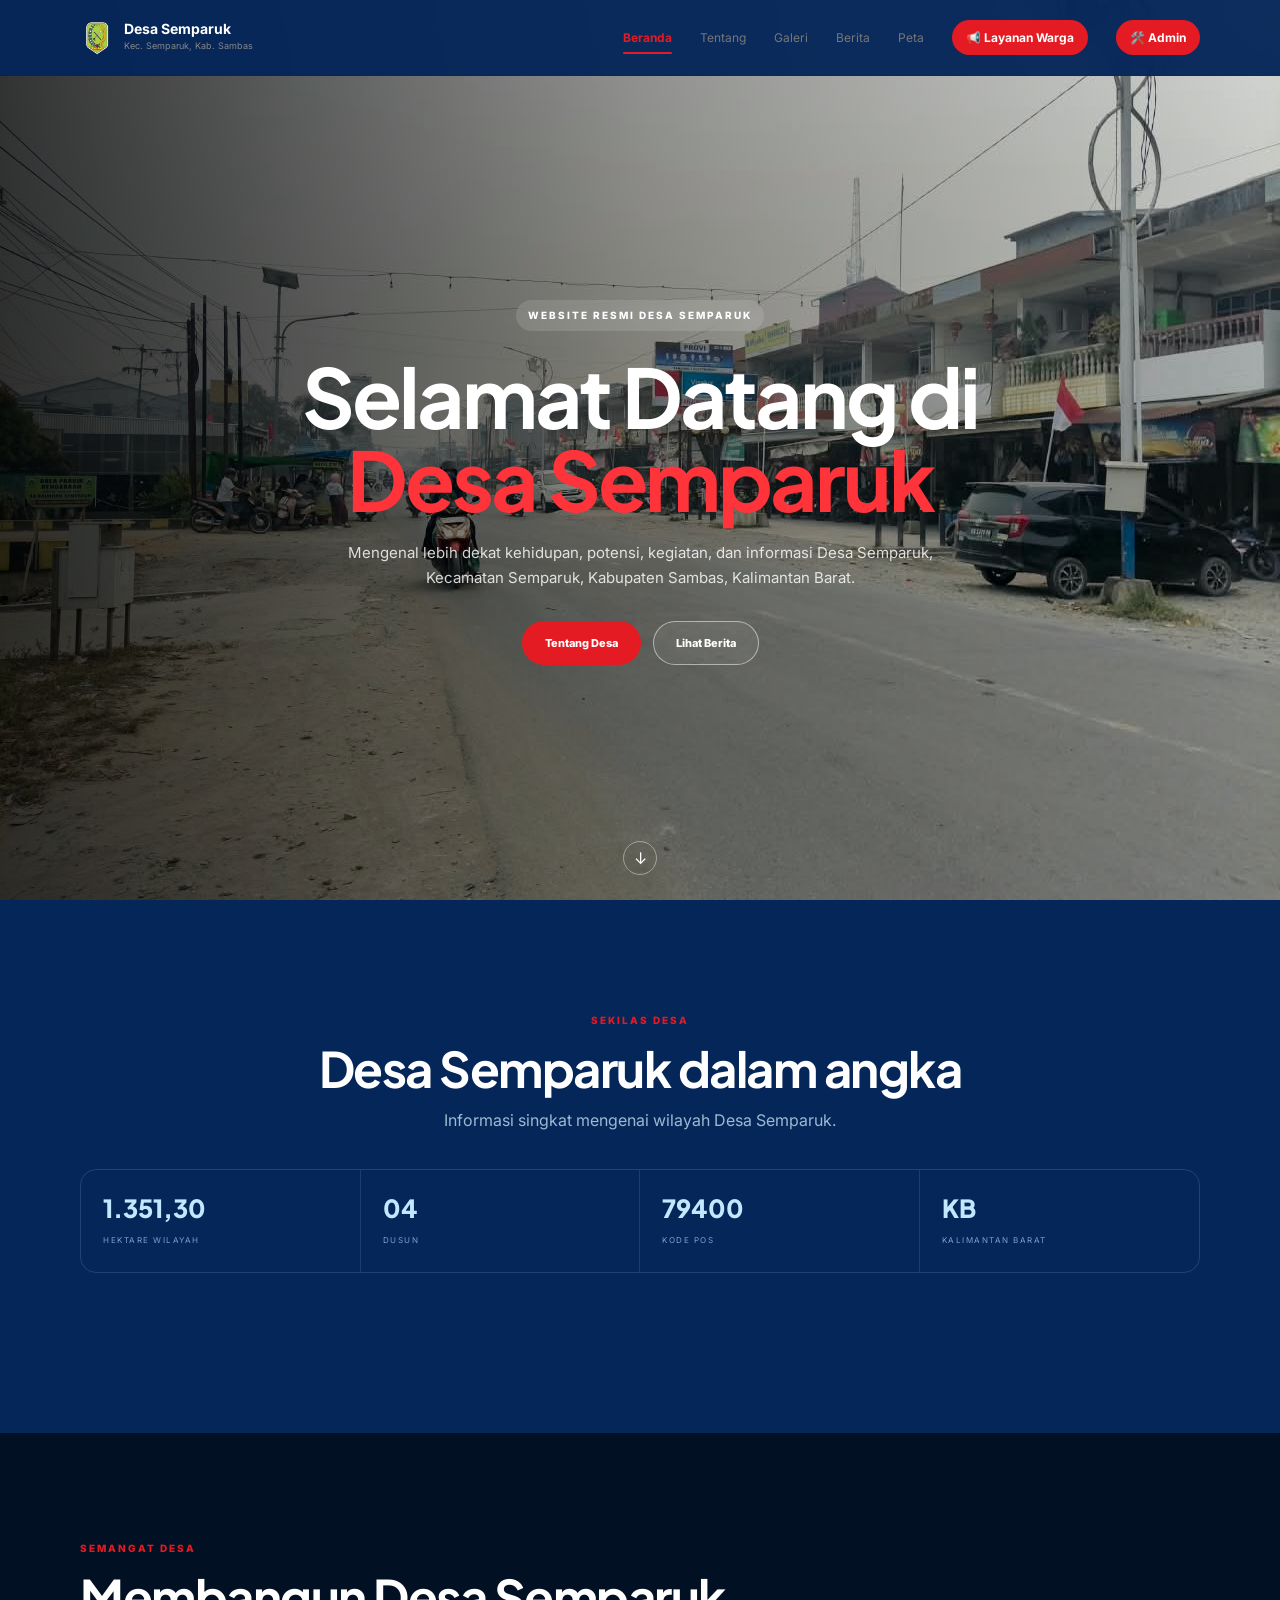
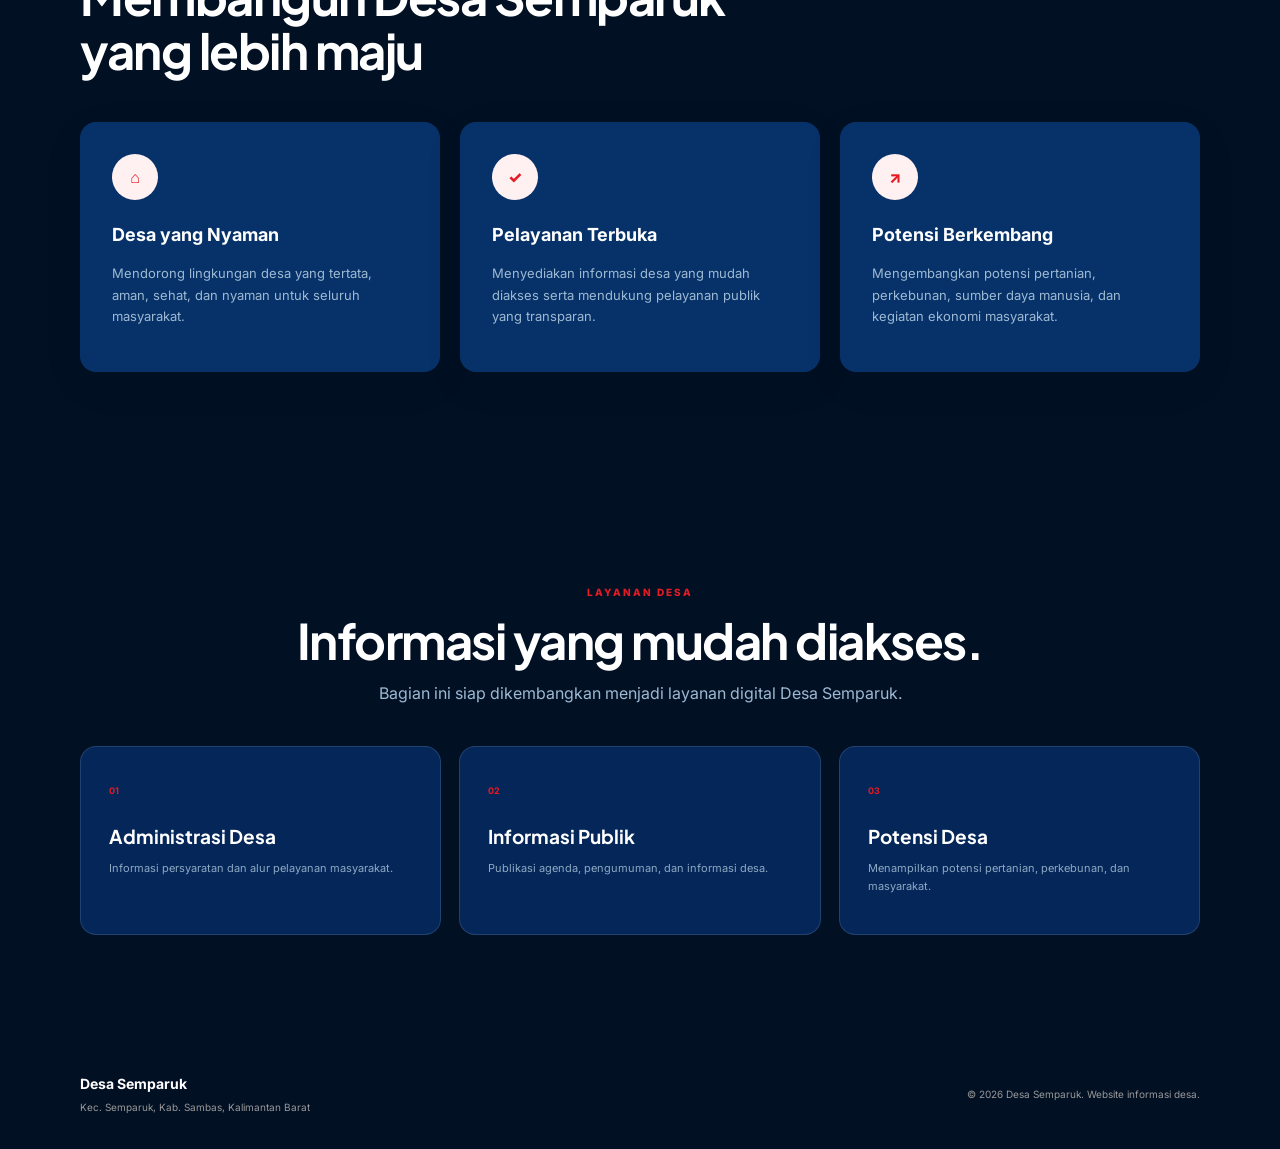
<file: index.html>
<!doctype html>
<html lang="id">
  <head>
    <meta charset="UTF-8" />
    <meta name="viewport" content="width=device-width, initial-scale=1.0" />

    <meta
      name="description"
      content="Website informasi Desa Semparuk, Kecamatan Semparuk, Kabupaten Sambas, Kalimantan Barat."
    />

    <title>Beranda — Desa Semparuk</title>

    <link rel="preconnect" href="https://fonts.googleapis.com" />
    <link rel="preconnect" href="https://fonts.gstatic.com" crossorigin />

    <link
      href="https://fonts.googleapis.com/css2?family=Inter:wght@400;500;600;700;800&family=Plus+Jakarta+Sans:wght@600;700;800&display=swap"
      rel="stylesheet"
    />

    <link rel="stylesheet" href="style.css" />
  </head>

  <body>
    <!-- =========================
     NAVBAR
========================= -->

    <header class="navbar" id="navbar">
      <a href="index.html" class="brand">
        <img
          class="official-logo"
          src="logo-kabupaten-sambas.png"
          alt="Lambang Kabupaten Sambas"
        />

        <span>
          <strong>Desa Semparuk</strong>
          <small>Kec. Semparuk, Kab. Sambas</small>
        </span>
      </a>

      <button
        class="menu-toggle"
        id="menuToggle"
        aria-label="Buka menu"
        aria-expanded="false"
      >
        ☰
      </button>

      <nav id="navMenu">
        <a href="index.html">Beranda</a>
        <a href="tentang.html">Tentang</a>
        <a href="galeri.html">Galeri</a>
        <a href="berita.html">Berita</a>
        <a href="peta.html">Peta</a>

        <a href="pengaduan.html" class="nav-service"> 📢 Layanan Warga </a>

        <a href="login.html" class="nav-admin"> 🛠️ Admin </a>
      </nav>
    </header>

    <main>
      <!-- =========================
     HERO
========================= -->

      <section class="hero">
        <!--
    FOTO HERO
    Ganti file:
    images/hero-desa.jpg
  -->

        <div class="hero-bg">
          <img src="images/hero-desa.jpeg" alt="Pemandangan Desa Semparuk" />
        </div>

        <div class="hero-overlay"></div>

        <div class="hero-content reveal">
          <span class="eyebrow light"> Website Resmi Desa Semparuk </span>

          <h1>
            Selamat Datang di<br />
            <span>Desa Semparuk</span>
          </h1>

          <p>
            Mengenal lebih dekat kehidupan, potensi, kegiatan, dan informasi
            Desa Semparuk, Kecamatan Semparuk, Kabupaten Sambas, Kalimantan
            Barat.
          </p>

          <div class="hero-actions">
            <a href="tentang.html" class="btn btn-primary"> Tentang Desa </a>

            <a href="berita.html" class="btn btn-ghost"> Lihat Berita </a>
          </div>
        </div>

        <a class="scroll-down" href="tentang.html"> ↓ </a>
      </section>

      <!-- =========================
     STATISTIK
========================= -->

      <section class="section">
        <div class="container">
          <div class="section-heading center reveal">
            <span class="eyebrow"> Sekilas Desa </span>

            <h2>Desa Semparuk dalam angka</h2>

            <p>Informasi singkat mengenai wilayah Desa Semparuk.</p>
          </div>

          <div class="v2-stats">
            <div>
              <b>1.351,30</b>
              <span>HEKTARE WILAYAH</span>
            </div>

            <div>
              <b>04</b>
              <span>DUSUN</span>
            </div>

            <div>
              <b>79400</b>
              <span>KODE POS</span>
            </div>

            <div>
              <b>KB</b>
              <span>KALIMANTAN BARAT</span>
            </div>
          </div>
        </div>
      </section>

      <!-- =========================
     VISI
========================= -->

      <section class="vision section-muted">
        <div class="container">
          <div class="section-heading reveal">
            <span class="eyebrow"> Semangat Desa </span>

            <h2>
              Membangun Desa Semparuk
              <br />
              yang lebih maju
            </h2>
          </div>

          <div class="vision-grid">
            <div class="vision-card reveal">
              <div class="round-icon">⌂</div>

              <h3>Desa yang Nyaman</h3>

              <p>
                Mendorong lingkungan desa yang tertata, aman, sehat, dan nyaman
                untuk seluruh masyarakat.
              </p>
            </div>

            <div class="vision-card reveal">
              <div class="round-icon">✓</div>

              <h3>Pelayanan Terbuka</h3>

              <p>
                Menyediakan informasi desa yang mudah diakses serta mendukung
                pelayanan publik yang transparan.
              </p>
            </div>

            <div class="vision-card reveal">
              <div class="round-icon">↗</div>

              <h3>Potensi Berkembang</h3>

              <p>
                Mengembangkan potensi pertanian, perkebunan, sumber daya
                manusia, dan kegiatan ekonomi masyarakat.
              </p>
            </div>
          </div>
        </div>
      </section>

      <!-- =========================
     LAYANAN
========================= -->

      <section class="v2-services section">
        <div class="container">
          <div class="section-heading center">
            <span class="eyebrow"> LAYANAN DESA </span>

            <h2>Informasi yang mudah diakses.</h2>

            <p>
              Bagian ini siap dikembangkan menjadi layanan digital Desa
              Semparuk.
            </p>
          </div>

          <div class="v2-service-grid">
            <article>
              <b>01</b>
              <h3>Administrasi Desa</h3>
              <p>Informasi persyaratan dan alur pelayanan masyarakat.</p>
            </article>

            <article>
              <b>02</b>
              <h3>Informasi Publik</h3>
              <p>Publikasi agenda, pengumuman, dan informasi desa.</p>
            </article>

            <article>
              <b>03</b>
              <h3>Potensi Desa</h3>
              <p>Menampilkan potensi pertanian, perkebunan, dan masyarakat.</p>
            </article>
          </div>
        </div>
      </section>
    </main>

    <!-- =========================
     FOOTER
========================= -->

    <footer>
      <div class="container footer-inner">
        <div>
          <strong> Desa Semparuk </strong>

          <p>Kec. Semparuk, Kab. Sambas, Kalimantan Barat</p>
        </div>

        <p>
          © <span id="year"></span>
          Desa Semparuk. Website informasi desa.
        </p>
      </div>
    </footer>

    <button id="topBtn" class="top-btn" aria-label="Kembali ke atas">↑</button>

    <script src="script.js"></script>
  </body>
</html>
</file>
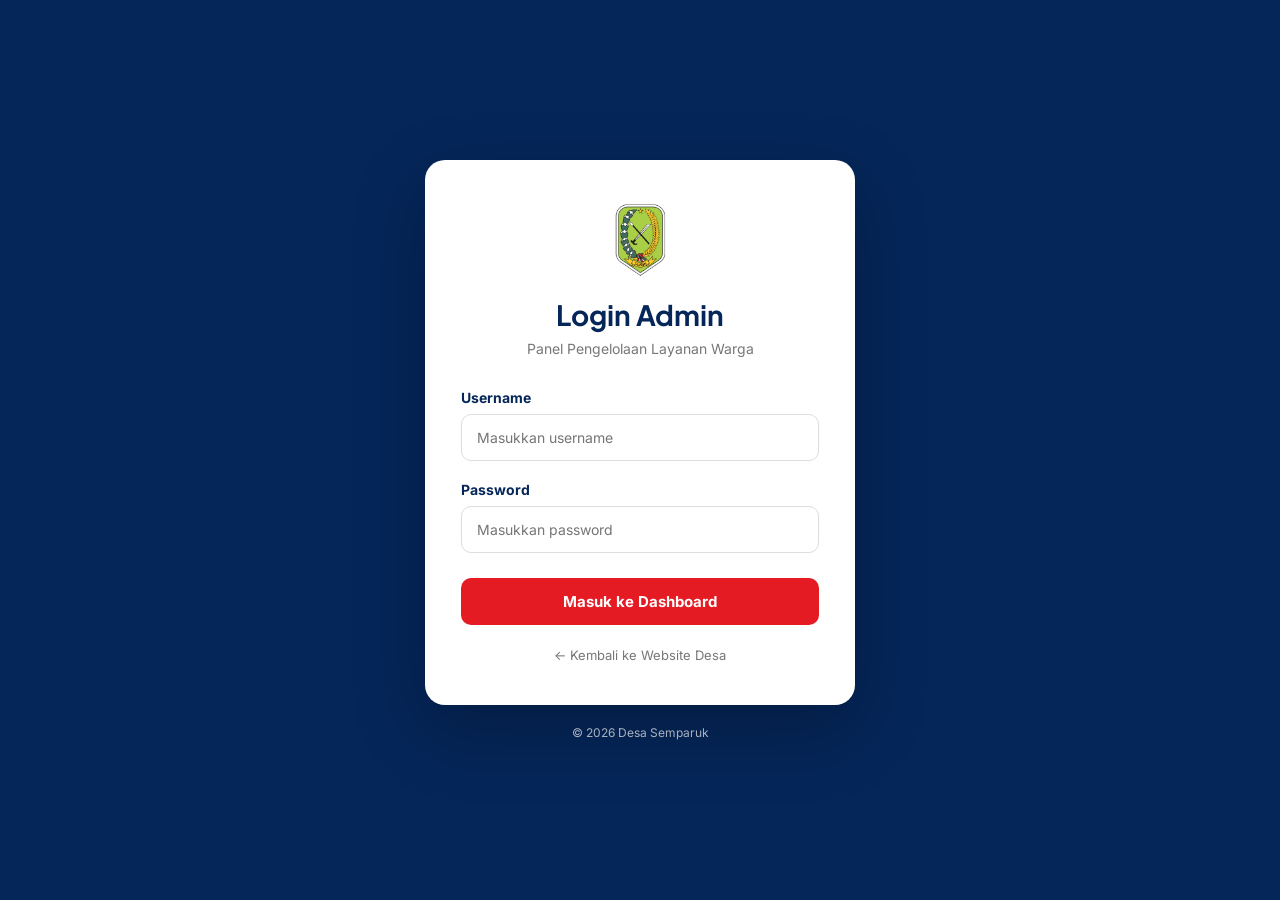
<file: admin.html>
<!DOCTYPE html>
<html lang="id">
<head>
  <meta charset="UTF-8">
  <meta name="viewport" content="width=device-width, initial-scale=1.0">

  <title>Admin — Desa Semparuk</title>

  <link rel="preconnect" href="https://fonts.googleapis.com">
  <link rel="preconnect" href="https://fonts.gstatic.com" crossorigin>

  <link href="https://fonts.googleapis.com/css2?family=Inter:wght@400;500;600;700;800&family=Plus+Jakarta+Sans:wght@600;700;800&display=swap" rel="stylesheet">

  <style>

    :root {
      --blue: #052659;
      --blue-dark: #021024;
      --blue-light: #7da0ca;
      --blue-pale: #c1e8ff;

      --red: #e51b23;
      --red-dark: #c90f17;

      --ink: #171717;
      --muted: #777;
      --line: #ececec;
      --soft: #f6f6f6;
      --white: #fff;

      --orange: #d35400;
      --green: #2e7d32;
      --purple: #7652c7;

      --shadow: 0 18px 55px rgba(0,0,0,.09);
    }


    * {
      box-sizing: border-box;
      margin: 0;
      padding: 0;
    }


    body {
      font-family: "Inter", sans-serif;
      background: var(--soft);
      color: var(--ink);
      line-height: 1.6;
    }


    /* =========================
       NAVBAR
    ========================= */

    .navbar {
      height: 76px;
      background: rgba(5,38,89,.98);
      display: flex;
      align-items: center;
      justify-content: space-between;
      padding: 0 40px;
      position: sticky;
      top: 0;
      z-index: 1000;
      box-shadow: 0 5px 25px rgba(0,0,0,.12);
    }


    .brand {
      display: flex;
      align-items: center;
      gap: 12px;
      text-decoration: none;
      color: white;
    }


    .official-logo {
      width: 45px;
      height: 45px;
      object-fit: contain;
    }


    .brand strong {
      display: block;
      font-family: "Plus Jakarta Sans", sans-serif;
      font-size: 16px;
      line-height: 1.2;
    }


    .brand small {
      display: block;
      font-size: 11px;
      color: rgba(255,255,255,.65);
      margin-top: 2px;
    }


    .nav-right {
      display: flex;
      align-items: center;
      gap: 12px;
    }


    .nav-link {
      color: rgba(255,255,255,.8);
      text-decoration: none;
      font-size: 13px;
      font-weight: 600;
      padding: 9px 14px;
      border-radius: 999px;
      transition: .25s;
    }


    .nav-link:hover {
      background: rgba(255,255,255,.1);
      color: white;
    }


    .logout-btn {
      border: none;
      background: var(--red);
      color: white;
      padding: 9px 15px;
      border-radius: 999px;
      font-family: inherit;
      font-size: 13px;
      font-weight: 700;
      cursor: pointer;
      transition: .25s;
    }


    .logout-btn:hover {
      background: var(--red-dark);
    }


    /* =========================
       MAIN
    ========================= */

    .container {
      width: min(1180px, calc(100% - 40px));
      margin: 0 auto;
    }


    .page-header {
      padding: 45px 0 30px;
      display: flex;
      align-items: flex-end;
      justify-content: space-between;
      gap: 25px;
    }


    .header-text {
      flex: 1;
    }


    .eyebrow {
      color: var(--red);
      font-size: 12px;
      font-weight: 800;
      letter-spacing: .12em;
      text-transform: uppercase;
      margin-bottom: 8px;
    }


    .page-header h1 {
      font-family: "Plus Jakarta Sans", sans-serif;
      color: var(--blue);
      font-size: clamp(30px, 4vw, 46px);
      line-height: 1.15;
      margin-bottom: 8px;
    }


    .page-header p {
      color: var(--muted);
      font-size: 14px;
    }


    .refresh-btn {
      border: none;
      background: var(--blue);
      color: white;
      padding: 11px 16px;
      border-radius: 10px;
      font-family: inherit;
      font-size: 12px;
      font-weight: 700;
      cursor: pointer;
      transition: .25s;
      white-space: nowrap;
    }


    .refresh-btn:hover {
      background: var(--blue-dark);
      transform: translateY(-1px);
    }


    .refresh-btn.loading {
      opacity: .7;
      pointer-events: none;
    }


    /* =========================
       STAT CARDS
    ========================= */

    .stats-grid {
      display: grid;
      grid-template-columns: repeat(5, 1fr);
      gap: 16px;
      margin-bottom: 30px;
    }


    .stat-card {
      background: white;
      border: 1px solid var(--line);
      border-radius: 16px;
      padding: 20px;
      box-shadow: 0 8px 30px rgba(0,0,0,.04);
      position: relative;
      overflow: hidden;
    }


    .stat-card::after {
      content: "";
      position: absolute;
      width: 70px;
      height: 70px;
      border-radius: 50%;
      right: -25px;
      top: -25px;
      background: rgba(5,38,89,.05);
    }


    .stat-icon {
      width: 42px;
      height: 42px;
      display: flex;
      align-items: center;
      justify-content: center;
      border-radius: 11px;
      background: var(--blue);
      color: white;
      font-size: 20px;
      margin-bottom: 16px;
    }


    .stat-card.red .stat-icon {
      background: var(--red);
    }


    .stat-card.orange .stat-icon {
      background: var(--orange);
    }


    .stat-card.blue-light .stat-icon {
      background: var(--blue-light);
    }


    .stat-card.green .stat-icon {
      background: var(--green);
    }


    .stat-card.purple .stat-icon {
      background: var(--purple);
    }


    .stat-number {
      font-family: "Plus Jakarta Sans", sans-serif;
      color: var(--blue);
      font-size: 28px;
      font-weight: 800;
      line-height: 1;
      margin-bottom: 6px;
    }


    .stat-label {
      color: var(--muted);
      font-size: 12px;
    }


    /* =========================
       DASHBOARD GRID
    ========================= */

    .dashboard-grid {
      display: grid;
      grid-template-columns: 1fr 1.5fr;
      gap: 20px;
      margin-bottom: 30px;
    }


    .dashboard-card {
      background: white;
      border: 1px solid var(--line);
      border-radius: 18px;
      box-shadow: var(--shadow);
      overflow: hidden;
    }


    .dashboard-card-header {
      padding: 20px 22px;
      border-bottom: 1px solid var(--line);
    }


    .dashboard-card-header h2 {
      font-family: "Plus Jakarta Sans", sans-serif;
      color: var(--blue);
      font-size: 18px;
    }


    .dashboard-card-header p {
      color: var(--muted);
      font-size: 12px;
      margin-top: 3px;
    }


    /* =========================
       DONUT CHART
    ========================= */

    .chart-area {
      padding: 25px;
      display: flex;
      align-items: center;
      gap: 30px;
      min-height: 260px;
    }


    .donut-wrapper {
      width: 190px;
      height: 190px;
      position: relative;
      flex-shrink: 0;
    }


    .donut-chart {
      width: 190px;
      height: 190px;
      border-radius: 50%;
      background:
        conic-gradient(
          var(--orange) 0deg 0deg,
          var(--blue-light) 0deg 0deg,
          var(--green) 0deg 0deg,
          var(--red) 0deg 0deg
        );
      position: relative;
      transition: background .5s ease;
    }


    .donut-chart::after {
      content: "";
      position: absolute;
      width: 116px;
      height: 116px;
      background: white;
      border-radius: 50%;
      top: 37px;
      left: 37px;
    }


    .chart-center {
      position: absolute;
      inset: 0;
      z-index: 2;
      display: flex;
      flex-direction: column;
      align-items: center;
      justify-content: center;
    }


    .chart-total {
      font-family: "Plus Jakarta Sans", sans-serif;
      font-size: 30px;
      font-weight: 800;
      color: var(--blue);
      line-height: 1;
    }


    .chart-center small {
      color: var(--muted);
      font-size: 10px;
      margin-top: 5px;
    }


    .legend {
      flex: 1;
    }


    .legend-item {
      display: flex;
      align-items: center;
      justify-content: space-between;
      gap: 15px;
      padding: 9px 0;
      border-bottom: 1px solid #f0f0f0;
      font-size: 12px;
    }


    .legend-item:last-child {
      border-bottom: none;
    }


    .legend-left {
      display: flex;
      align-items: center;
      gap: 8px;
    }


    .legend-dot {
      width: 9px;
      height: 9px;
      border-radius: 50%;
    }


    .dot-baru {
      background: var(--orange);
    }


    .dot-diproses {
      background: var(--blue-light);
    }


    .dot-selesai {
      background: var(--green);
    }


    .dot-ditolak {
      background: var(--red);
    }


    .legend-value {
      font-weight: 800;
      color: var(--blue);
    }


    /* =========================
       RECENT COMPLAINTS
    ========================= */

    .recent-list {
      padding: 8px 22px 18px;
    }


    .recent-item {
      display: flex;
      align-items: center;
      gap: 13px;
      padding: 13px 0;
      border-bottom: 1px solid #f0f0f0;
    }


    .recent-item:last-child {
      border-bottom: none;
    }


    .recent-icon {
      width: 38px;
      height: 38px;
      border-radius: 10px;
      background: var(--blue-pale);
      display: flex;
      align-items: center;
      justify-content: center;
      flex-shrink: 0;
      font-size: 17px;
    }


    .recent-content {
      min-width: 0;
      flex: 1;
    }


    .recent-title {
      font-size: 12px;
      font-weight: 700;
      color: var(--ink);
      white-space: nowrap;
      overflow: hidden;
      text-overflow: ellipsis;
    }


    .recent-meta {
      font-size: 10px;
      color: var(--muted);
      margin-top: 2px;
    }


    .recent-status {
      flex-shrink: 0;
    }


    .recent-empty {
      padding: 45px 20px;
      text-align: center;
      color: var(--muted);
      font-size: 12px;
    }


    /* =========================
       CONTENT CARD
    ========================= */

    .content-card {
      background: white;
      border: 1px solid var(--line);
      border-radius: 18px;
      box-shadow: var(--shadow);
      overflow: hidden;
      margin-bottom: 30px;
    }


    .card-header {
      padding: 22px 24px;
      border-bottom: 1px solid var(--line);
      display: flex;
      align-items: center;
      justify-content: space-between;
      gap: 15px;
    }


    .card-header h2 {
      font-family: "Plus Jakarta Sans", sans-serif;
      color: var(--blue);
      font-size: 19px;
    }


    .toolbar {
      padding: 18px 24px;
      background: #fafafa;
      border-bottom: 1px solid var(--line);
      display: flex;
      gap: 12px;
      flex-wrap: wrap;
    }


    .search-box {
      flex: 1;
      min-width: 220px;
      position: relative;
    }


    .search-box input {
      width: 100%;
      padding: 12px 15px 12px 40px;
      border: 1px solid #ddd;
      border-radius: 10px;
      outline: none;
      font-family: inherit;
      font-size: 13px;
      background: white;
    }


    .search-box input:focus {
      border-color: var(--blue);
    }


    .search-icon {
      position: absolute;
      left: 14px;
      top: 50%;
      transform: translateY(-50%);
      color: #999;
    }


    .filter-select {
      padding: 12px 35px 12px 13px;
      border: 1px solid #ddd;
      border-radius: 10px;
      outline: none;
      font-family: inherit;
      font-size: 13px;
      background: white;
      cursor: pointer;
    }


    /* =========================
       LOADING
    ========================= */

    .loading-state {
      text-align: center;
      padding: 45px 20px;
      color: var(--muted);
      display: none;
    }


    .loading-spinner {
      width: 32px;
      height: 32px;
      border: 3px solid #e5e5e5;
      border-top-color: var(--blue);
      border-radius: 50%;
      animation: spin .8s linear infinite;
      margin: 0 auto 12px;
    }


    @keyframes spin {
      to {
        transform: rotate(360deg);
      }
    }


    /* =========================
       ERROR
    ========================= */

    .error-state {
      display: none;
      margin: 18px 24px;
      padding: 14px 16px;
      border-radius: 10px;
      background: #fff0f1;
      border: 1px solid #ffc7ca;
      color: #b4232a;
      font-size: 13px;
    }


    .retry-btn {
      margin-top: 10px;
      border: none;
      background: var(--red);
      color: white;
      padding: 8px 13px;
      border-radius: 8px;
      cursor: pointer;
      font-family: inherit;
      font-weight: 700;
      font-size: 12px;
    }


    /* =========================
       TABLE
    ========================= */

    .table-wrapper {
      overflow-x: auto;
    }


    table {
      width: 100%;
      border-collapse: collapse;
      min-width: 850px;
    }


    th {
      text-align: left;
      padding: 15px 20px;
      background: #fafafa;
      color: var(--muted);
      font-size: 11px;
      text-transform: uppercase;
      letter-spacing: .05em;
      font-weight: 800;
      border-bottom: 1px solid var(--line);
      white-space: nowrap;
    }


    td {
      padding: 16px 20px;
      border-bottom: 1px solid var(--line);
      font-size: 13px;
      vertical-align: middle;
    }


    tbody tr {
      transition: .2s;
    }


    tbody tr:hover {
      background: #fafcff;
    }


    .complaint-code {
      font-family: monospace;
      font-weight: 700;
      color: var(--blue);
      font-size: 12px;
    }


    .complaint-name {
      font-weight: 700;
      color: var(--ink);
    }


    .complaint-title {
      max-width: 230px;
      font-weight: 600;
    }


    .date {
      color: var(--muted);
      white-space: nowrap;
    }


    /* =========================
       STATUS
    ========================= */

    .status {
      display: inline-flex;
      align-items: center;
      gap: 6px;
      padding: 5px 10px;
      border-radius: 999px;
      font-size: 11px;
      font-weight: 800;
      white-space: nowrap;
    }


    .status::before {
      content: "";
      width: 6px;
      height: 6px;
      border-radius: 50%;
      background: currentColor;
    }


    .status.baru {
      color: #d35400;
      background: #fff1e5;
    }


    .status.diproses {
      color: #1d5ca8;
      background: #e9f2ff;
    }


    .status.selesai {
      color: #24752a;
      background: #eaf7eb;
    }


    .status.ditolak {
      color: #b4232a;
      background: #ffecef;
    }


    /* =========================
       ACTION BUTTON
    ========================= */

    .detail-btn {
      display: inline-block;
      background: var(--blue);
      color: white;
      text-decoration: none;
      padding: 7px 12px;
      border-radius: 8px;
      font-size: 11px;
      font-weight: 700;
      transition: .2s;
      white-space: nowrap;
    }


    .detail-btn:hover {
      background: var(--blue-dark);
      transform: translateY(-1px);
    }


    /* =========================
       EMPTY
    ========================= */

    .empty-state {
      text-align: center;
      padding: 60px 20px;
      display: none;
    }


    .empty-icon {
      font-size: 40px;
      margin-bottom: 10px;
    }


    .empty-state h3 {
      font-family: "Plus Jakarta Sans", sans-serif;
      color: var(--blue);
      margin-bottom: 5px;
    }


    .empty-state p {
      color: var(--muted);
      font-size: 13px;
    }


    /* =========================
       FOOTER
    ========================= */

    footer {
      background: var(--blue-dark);
      color: rgba(255,255,255,.7);
      padding: 30px 0;
      margin-top: 50px;
      text-align: center;
      font-size: 12px;
    }


    footer strong {
      color: white;
    }


    /* =========================
       MOBILE
    ========================= */

    @media (max-width: 1050px) {

      .stats-grid {
        grid-template-columns: repeat(3, 1fr);
      }

      .dashboard-grid {
        grid-template-columns: 1fr;
      }

    }


    @media (max-width: 900px) {

      .stats-grid {
        grid-template-columns: repeat(2, 1fr);
      }

      .navbar {
        padding: 0 20px;
      }

      .nav-link {
        display: none;
      }

    }


    @media (max-width: 600px) {

      .container {
        width: min(100% - 28px, 1180px);
      }


      .navbar {
        height: 68px;
      }


      .official-logo {
        width: 38px;
        height: 38px;
      }


      .brand strong {
        font-size: 14px;
      }


      .brand small {
        font-size: 9px;
      }


      .page-header {
        padding: 32px 0 24px;
        display: block;
      }


      .page-header h1 {
        font-size: 30px;
      }


      .refresh-btn {
        margin-top: 15px;
      }


      .stats-grid {
        grid-template-columns: 1fr 1fr;
        gap: 10px;
      }


      .stat-card {
        padding: 16px;
      }


      .stat-icon {
        width: 36px;
        height: 36px;
        font-size: 17px;
        margin-bottom: 12px;
      }


      .stat-number {
        font-size: 25px;
      }


      .stat-label {
        font-size: 11px;
      }


      .chart-area {
        flex-direction: column;
        padding: 25px 15px;
        gap: 20px;
      }


      .donut-wrapper,
      .donut-chart {
        width: 170px;
        height: 170px;
      }


      .donut-chart::after {
        width: 102px;
        height: 102px;
        top: 34px;
        left: 34px;
      }


      .card-header {
        padding: 18px;
      }


      .toolbar {
        padding: 14px;
      }

    }


    @media (max-width: 400px) {

      .stats-grid {
        grid-template-columns: 1fr;
      }

    }

  </style>
</head>


<body>


  <!-- =========================
       NAVBAR
  ========================== -->

  <header class="navbar">

    <a href="admin.html" class="brand">

      <img
        src="logo-kabupaten-sambas.png"
        alt="Logo Kabupaten Sambas"
        class="official-logo"
      >

      <span>
        <strong>Desa Semparuk</strong>
        <small>Panel Administrator</small>
      </span>

    </a>


    <div class="nav-right">

      <a href="index.html" class="nav-link">
        ← Website Desa
      </a>


      <button
        class="logout-btn"
        onclick="logout()"
      >
        Keluar
      </button>

    </div>

  </header>


  <!-- =========================
       MAIN
  ========================= -->

  <main class="container">


    <!-- HEADER -->

    <section class="page-header">

      <div class="header-text">

        <div class="eyebrow">
          ADMINISTRATOR
        </div>

        <h1>
          Dashboard Pengaduan
        </h1>

        <p>
          Kelola dan pantau pengaduan masyarakat Desa Semparuk.
        </p>

      </div>


      <button
        class="refresh-btn"
        id="refreshBtn"
        onclick="loadComplaints()"
      >
        🔄 Refresh Data
      </button>

    </section>


    <!-- =========================
         STATISTICS
    ========================== -->

    <section class="stats-grid">


      <div class="stat-card red">

        <div class="stat-icon">
          📢
        </div>

        <div
          class="stat-number"
          id="totalPengaduan"
        >
          0
        </div>

        <div class="stat-label">
          Total Pengaduan
        </div>

      </div>


      <div class="stat-card orange">

        <div class="stat-icon">
          🆕
        </div>

        <div
          class="stat-number"
          id="totalBaru"
        >
          0
        </div>

        <div class="stat-label">
          Pengaduan Baru
        </div>

      </div>


      <div class="stat-card blue-light">

        <div class="stat-icon">
          ⚙️
        </div>

        <div
          class="stat-number"
          id="totalDiproses"
        >
          0
        </div>

        <div class="stat-label">
          Sedang Diproses
        </div>

      </div>


      <div class="stat-card green">

        <div class="stat-icon">
          ✓
        </div>

        <div
          class="stat-number"
          id="totalSelesai"
        >
          0
        </div>

        <div class="stat-label">
          Pengaduan Selesai
        </div>

      </div>


      <div class="stat-card purple">

        <div class="stat-icon">
          ✕
        </div>

        <div
          class="stat-number"
          id="totalDitolak"
        >
          0
        </div>

        <div class="stat-label">
          Pengaduan Ditolak
        </div>

      </div>

    </section>


    <!-- =========================
         DASHBOARD
    ========================== -->

    <section class="dashboard-grid">


      <!-- DONUT -->

      <div class="dashboard-card">

        <div class="dashboard-card-header">

          <h2>
            Status Pengaduan
          </h2>

          <p>
            Distribusi status seluruh pengaduan
          </p>

        </div>


        <div class="chart-area">

          <div class="donut-wrapper">

            <div
              class="donut-chart"
              id="donutChart"
            ></div>


            <div class="chart-center">

              <div
                class="chart-total"
                id="chartTotal"
              >
                0
              </div>

              <small>
                Total
              </small>

            </div>

          </div>


          <div class="legend">


            <div class="legend-item">

              <div class="legend-left">

                <span class="legend-dot dot-baru"></span>

                <span>
                  Baru
                </span>

              </div>

              <span
                class="legend-value"
                id="legendBaru"
              >
                0
              </span>

            </div>


            <div class="legend-item">

              <div class="legend-left">

                <span class="legend-dot dot-diproses"></span>

                <span>
                  Diproses
                </span>

              </div>

              <span
                class="legend-value"
                id="legendDiproses"
              >
                0
              </span>

            </div>


            <div class="legend-item">

              <div class="legend-left">

                <span class="legend-dot dot-selesai"></span>

                <span>
                  Selesai
                </span>

              </div>

              <span
                class="legend-value"
                id="legendSelesai"
              >
                0
              </span>

            </div>


            <div class="legend-item">

              <div class="legend-left">

                <span class="legend-dot dot-ditolak"></span>

                <span>
                  Ditolak
                </span>

              </div>

              <span
                class="legend-value"
                id="legendDitolak"
              >
                0
              </span>

            </div>


          </div>

        </div>

      </div>


      <!-- RECENT -->

      <div class="dashboard-card">

        <div class="dashboard-card-header">

          <h2>
            Pengaduan Terbaru
          </h2>

          <p>
            Lima pengaduan terakhir yang masuk
          </p>

        </div>


        <div
          class="recent-list"
          id="recentList"
        >

          <div class="recent-empty">
            Memuat data...
          </div>

        </div>

      </div>

    </section>


    <!-- =========================
         COMPLAINT TABLE
    ========================== -->

    <section class="content-card">


      <div class="card-header">

        <h2>
          Daftar Pengaduan
        </h2>

      </div>


      <div class="toolbar">


        <div class="search-box">

          <span class="search-icon">
            🔍
          </span>

          <input
            type="text"
            id="searchInput"
            placeholder="Cari kode, nama, atau judul..."
          >

        </div>


        <select
          id="statusFilter"
          class="filter-select"
        >

          <option value="semua">
            Semua Status
          </option>

          <option value="Baru">
            Baru
          </option>

          <option value="Diproses">
            Diproses
          </option>

          <option value="Selesai">
            Selesai
          </option>

          <option value="Ditolak">
            Ditolak
          </option>

        </select>


      </div>


      <!-- ERROR -->

      <div
        class="error-state"
        id="errorState"
      >

        <div id="errorMessage">
          Gagal mengambil data dari Google Sheets.
        </div>

        <button
          class="retry-btn"
          onclick="loadComplaints()"
        >
          Coba Lagi
        </button>

      </div>


      <!-- LOADING -->

      <div
        class="loading-state"
        id="loadingState"
      >

        <div class="loading-spinner"></div>

        <div>
          Mengambil data pengaduan...
        </div>

      </div>


      <div class="table-wrapper">

        <table>

          <thead>

            <tr>

              <th>No</th>
              <th>Kode</th>
              <th>Nama</th>
              <th>Kategori</th>
              <th>Judul</th>
              <th>Tanggal</th>
              <th>Status</th>
              <th>Aksi</th>

            </tr>

          </thead>


          <tbody id="complaintTable">

          </tbody>

        </table>

      </div>


      <div
        class="empty-state"
        id="emptyState"
      >

        <div class="empty-icon">
          📭
        </div>

        <h3>
          Tidak ada pengaduan
        </h3>

        <p>
          Belum ada pengaduan yang sesuai dengan pencarian.
        </p>

      </div>


    </section>


  </main>


  <!-- =========================
       FOOTER
  ========================== -->

  <footer>

    <strong>
      Desa Semparuk
    </strong>

    <br>

    Kec. Semparuk, Kab. Sambas, Kalimantan Barat

  </footer>


  <!-- =========================
       JAVASCRIPT
  ========================= -->

  <script>


    /* =====================================================
       CEK LOGIN
    ===================================================== */

    if (
      sessionStorage.getItem("adminLogin")
      !==
      "true"
    ) {

      window.location.href =
        "login.html";

    }


    /* =====================================================
       GOOGLE APPS SCRIPT
    ===================================================== */

    const API_URL =
      "https://script.google.com/macros/s/AKfycbzb8sY19UCUnE7KJVV6SLT5DoL0AQ9KMxTOMSBghIYG3V-mpYapmnixVfuaXI5xHkYj/exec";


    /* =====================================================
       DATA
    ===================================================== */

    let complaints = [];


    /* =====================================================
       JSONP
    ===================================================== */

    function requestJSONP(
      action,
      params = {}
    ) {

      return new Promise(
        (resolve, reject) => {


          const callbackName =
            "jsonpCallback_" +
            Date.now() +
            "_" +
            Math.floor(
              Math.random() * 100000
            );


          const query =
            new URLSearchParams();


          query.append(
            "action",
            action
          );


          Object.keys(params)
            .forEach(key => {

              if (
                params[key] !== undefined &&
                params[key] !== null
              ) {

                query.append(
                  key,
                  params[key]
                );

              }

            });


          query.append(
            "callback",
            callbackName
          );


          const script =
            document.createElement(
              "script"
            );


          let finished = false;


          const cleanup = () => {

            if (
              script.parentNode
            ) {

              script.parentNode
                .removeChild(
                  script
                );

            }


            try {

              delete window[
                callbackName
              ];

            } catch (error) {

              window[
                callbackName
              ] = undefined;

            }

          };


          const timeout =
            setTimeout(
              () => {

                if (finished)
                  return;


                finished = true;

                cleanup();


                reject(
                  new Error(
                    "Waktu koneksi ke server habis."
                  )
                );

              },
              10000
            );


          window[
            callbackName
          ] = data => {

            if (finished)
              return;


            finished = true;

            clearTimeout(
              timeout
            );

            cleanup();

            resolve(data);

          };


          script.onerror =
            () => {

              if (finished)
                return;


              finished = true;

              clearTimeout(
                timeout
              );

              cleanup();


              reject(
                new Error(
                  "Tidak dapat menghubungi Google Apps Script."
                )
              );

            };


          script.src =
            API_URL +
            "?" +
            query.toString() +
            "&_=" +
            Date.now();


          document.body.appendChild(
            script
          );

        }
      );

    }


    /* =====================================================
       LOAD COMPLAINTS
    ===================================================== */

    async function loadComplaints() {


      const loadingState =
        document.getElementById(
          "loadingState"
        );


      const errorState =
        document.getElementById(
          "errorState"
        );


      const emptyState =
        document.getElementById(
          "emptyState"
        );


      const refreshBtn =
        document.getElementById(
          "refreshBtn"
        );


      loadingState.style.display =
        "block";


      errorState.style.display =
        "none";


      emptyState.style.display =
        "none";


      if (refreshBtn) {

        refreshBtn.classList.add(
          "loading"
        );

        refreshBtn.textContent =
          "⏳ Memuat...";

      }


      try {


        console.log(
          "Mengambil data pengaduan..."
        );


        const response =
          await requestJSONP(
            "semua"
          );


        console.log(
          "Response Google Sheets:",
          response
        );


        if (
          !response ||
          response.success !== true
        ) {

          throw new Error(
            response?.message ||
            "Data dari server tidak valid."
          );

        }


        const data =
          Array.isArray(
            response.data
          )
          ?
          response.data
          :
          [];


        console.log(
          "Data berhasil:",
          data
        );


        complaints =
          data.map(item => {

            return {

              id:
                item.kode ||
                item.id ||
                "",

              databaseId:
                item.id ||
                "",

              nama:
                item.nama ||
                "-",

              kontak:
                item.kontak ||
                "",

              kategori:
                item.kategori ||
                "-",

              judul:
                item.judul ||
                "-",

              isi:
                item.isi ||
                "",

              lokasi:
                item.lokasi ||
                "",

              tanggal:
                item.tanggal ||
                "-",

              status:
                normalizeStatus(
                  item.status
                ),

              tanggapan:
                item.tanggapan ||
                ""

            };

          });


        updateStats();

        updateDonut();

        renderRecent();

        renderTable();


      } catch (error) {


        console.error(
          "Gagal mengambil data:",
          error
        );


        complaints = [];


        updateStats();

        updateDonut();

        renderRecent();

        renderTable();


        errorState.style.display =
          "block";


        document.getElementById(
          "errorMessage"
        ).textContent =
          "Gagal mengambil data: " +
          error.message;


      } finally {


        loadingState.style.display =
          "none";


        if (refreshBtn) {

          refreshBtn.classList.remove(
            "loading"
          );

          refreshBtn.textContent =
            "🔄 Refresh Data";

        }

      }

    }


    /* =====================================================
       NORMALIZE STATUS
    ===================================================== */

    function normalizeStatus(
      status
    ) {

      const value =
        String(
          status || ""
        )
        .trim()
        .toLowerCase();


      if (
        value === "baru"
      ) {

        return "Baru";

      }


      if (
        value === "diproses" ||
        value === "proses"
      ) {

        return "Diproses";

      }


      if (
        value === "selesai"
      ) {

        return "Selesai";

      }


      if (
        value === "ditolak"
      ) {

        return "Ditolak";

      }


      return "Baru";

    }


    /* =====================================================
       STATUS CLASS
    ===================================================== */

    function getStatusClass(
      status
    ) {

      return String(
        status || ""
      )
      .toLowerCase()
      .replace(
        /\s+/g,
        ""
      );

    }


    /* =====================================================
       UPDATE STATS
    ===================================================== */

    function updateStats() {


      const total =
        complaints.length;


      const baru =
        complaints.filter(
          item =>
            item.status === "Baru"
        ).length;


      const diproses =
        complaints.filter(
          item =>
            item.status === "Diproses"
        ).length;


      const selesai =
        complaints.filter(
          item =>
            item.status === "Selesai"
        ).length;


      const ditolak =
        complaints.filter(
          item =>
            item.status === "Ditolak"
        ).length;


      document.getElementById(
        "totalPengaduan"
      ).textContent =
        total;


      document.getElementById(
        "totalBaru"
      ).textContent =
        baru;


      document.getElementById(
        "totalDiproses"
      ).textContent =
        diproses;


      document.getElementById(
        "totalSelesai"
      ).textContent =
        selesai;


      document.getElementById(
        "totalDitolak"
      ).textContent =
        ditolak;


      document.getElementById(
        "chartTotal"
      ).textContent =
        total;

    }


    /* =====================================================
       UPDATE DONUT
    ===================================================== */

    function updateDonut() {


      const total =
        complaints.length;


      const baru =
        complaints.filter(
          item =>
            item.status === "Baru"
        ).length;


      const diproses =
        complaints.filter(
          item =>
            item.status === "Diproses"
        ).length;


      const selesai =
        complaints.filter(
          item =>
            item.status === "Selesai"
        ).length;


      const ditolak =
        complaints.filter(
          item =>
            item.status === "Ditolak"
        ).length;


      document.getElementById(
        "legendBaru"
      ).textContent =
        baru;


      document.getElementById(
        "legendDiproses"
      ).textContent =
        diproses;


      document.getElementById(
        "legendSelesai"
      ).textContent =
        selesai;


      document.getElementById(
        "legendDitolak"
      ).textContent =
        ditolak;


      const chart =
        document.getElementById(
          "donutChart"
        );


      if (!chart)
        return;


      if (total === 0) {

        chart.style.background =
          "#e9e9e9";

        return;

      }


      const degBaru =
        (
          baru /
          total
        ) *
        360;


      const degDiproses =
        (
          diproses /
          total
        ) *
        360;


      const degSelesai =
        (
          selesai /
          total
        ) *
        360;


      const degDitolak =
        (
          ditolak /
          total
        ) *
        360;


      const start1 =
        degBaru;


      const start2 =
        start1 +
        degDiproses;


      const start3 =
        start2 +
        degSelesai;


      chart.style.background =
        `
        conic-gradient(
          var(--orange) 0deg ${start1}deg,
          var(--blue-light) ${start1}deg ${start2}deg,
          var(--green) ${start2}deg ${start3}deg,
          var(--red) ${start3}deg 360deg
        )
        `;

    }


    /* =====================================================
       RECENT COMPLAINTS
    ===================================================== */

    function renderRecent() {


      const container =
        document.getElementById(
          "recentList"
        );


      if (!container)
        return;


      if (
        complaints.length === 0
      ) {

        container.innerHTML =
          `
          <div class="recent-empty">
            📭<br><br>
            Belum ada pengaduan.
          </div>
          `;

        return;

      }


      const recent =
        [...complaints]
        .slice(0, 5);


      container.innerHTML =
        recent.map(item => {

          const statusClass =
            getStatusClass(
              item.status
            );


          return `

            <div class="recent-item">

              <div class="recent-icon">
                📢
              </div>

              <div class="recent-content">

                <div class="recent-title">
                  ${escapeHTML(
                    item.judul
                  )}
                </div>

                <div class="recent-meta">

                  ${escapeHTML(
                    item.nama
                  )}

                  ·

                  ${escapeHTML(
                    item.tanggal
                  )}

                </div>

              </div>

              <div class="recent-status">

                <span class="status ${statusClass}">
                  ${escapeHTML(
                    item.status
                  )}
                </span>

              </div>

            </div>

          `;

        })
        .join("");

    }


    /* =====================================================
       RENDER TABLE
    ===================================================== */

    function renderTable() {


      const tableBody =
        document.getElementById(
          "complaintTable"
        );


      const emptyState =
        document.getElementById(
          "emptyState"
        );


      const searchInput =
        document.getElementById(
          "searchInput"
        );


      const statusFilter =
        document.getElementById(
          "statusFilter"
        );


      if (!tableBody)
        return;


      const search =
        (
          searchInput?.value ||
          ""
        )
        .toLowerCase()
        .trim();


      const filter =
        statusFilter?.value ||
        "semua";


      const filtered =
        complaints.filter(
          item => {


            const kode =
              String(
                item.id || ""
              )
              .toLowerCase();


            const nama =
              String(
                item.nama || ""
              )
              .toLowerCase();


            const judul =
              String(
                item.judul || ""
              )
              .toLowerCase();


            const kategori =
              String(
                item.kategori || ""
              )
              .toLowerCase();


            const matchesSearch =
              kode.includes(
                search
              ) ||
              nama.includes(
                search
              ) ||
              judul.includes(
                search
              ) ||
              kategori.includes(
                search
              );


            const matchesStatus =
              filter === "semua" ||
              item.status === filter;


            return (
              matchesSearch &&
              matchesStatus
            );

          }
        );


      tableBody.innerHTML =
        "";


      if (
        filtered.length === 0
      ) {

        emptyState.style.display =
          "block";

        return;

      }


      emptyState.style.display =
        "none";


      filtered.forEach(
        (
          item,
          index
        ) => {


          const tr =
            document.createElement(
              "tr"
            );


          const statusClass =
            getStatusClass(
              item.status
            );


          const detailId =
            item.databaseId ||
            item.id;


          tr.innerHTML = `

            <td>
              ${index + 1}
            </td>

            <td>

              <span class="complaint-code">
                ${escapeHTML(
                  item.id
                )}
              </span>

            </td>

            <td>

              <span class="complaint-name">
                ${escapeHTML(
                  item.nama
                )}
              </span>

            </td>

            <td>
              ${escapeHTML(
                item.kategori
              )}
            </td>

            <td>

              <div class="complaint-title">
                ${escapeHTML(
                  item.judul
                )}
              </div>

            </td>

            <td>

              <span class="date">
                ${escapeHTML(
                  item.tanggal
                )}
              </span>

            </td>

            <td>

              <span class="status ${statusClass}">
                ${escapeHTML(
                  item.status
                )}
              </span>

            </td>

            <td>

              <a
                href="detail-pengaduan.html?id=${encodeURIComponent(
                  detailId
                )}"
                class="detail-btn"
              >
                Lihat Detail
              </a>

            </td>

          `;


          tableBody.appendChild(
            tr
          );

        }
      );

    }


    /* =====================================================
       SEARCH
    ===================================================== */

    document
      .getElementById(
        "searchInput"
      )
      .addEventListener(
        "input",
        renderTable
      );


    /* =====================================================
       FILTER
    ===================================================== */

    document
      .getElementById(
        "statusFilter"
      )
      .addEventListener(
        "change",
        renderTable
      );


    /* =====================================================
       ESCAPE HTML
    ===================================================== */

    function escapeHTML(
      value
    ) {

      return String(
        value ?? ""
      )
      .replace(
        /&/g,
        "&amp;"
      )
      .replace(
        /</g,
        "&lt;"
      )
      .replace(
        />/g,
        "&gt;"
      )
      .replace(
        /"/g,
        "&quot;"
      )
      .replace(
        /'/g,
        "&#039;"
      );

    }


    /* =====================================================
       LOGOUT
    ===================================================== */

    function logout() {

      sessionStorage.removeItem(
        "adminLogin"
      );


      window.location.href =
        "login.html";

    }


    /* =====================================================
       START
    ===================================================== */

    document.addEventListener(
      "DOMContentLoaded",
      function() {

        console.log(
          "Admin dashboard dimulai..."
        );


        loadComplaints();

      }
    );


  </script>

</body>
</html>
</file>
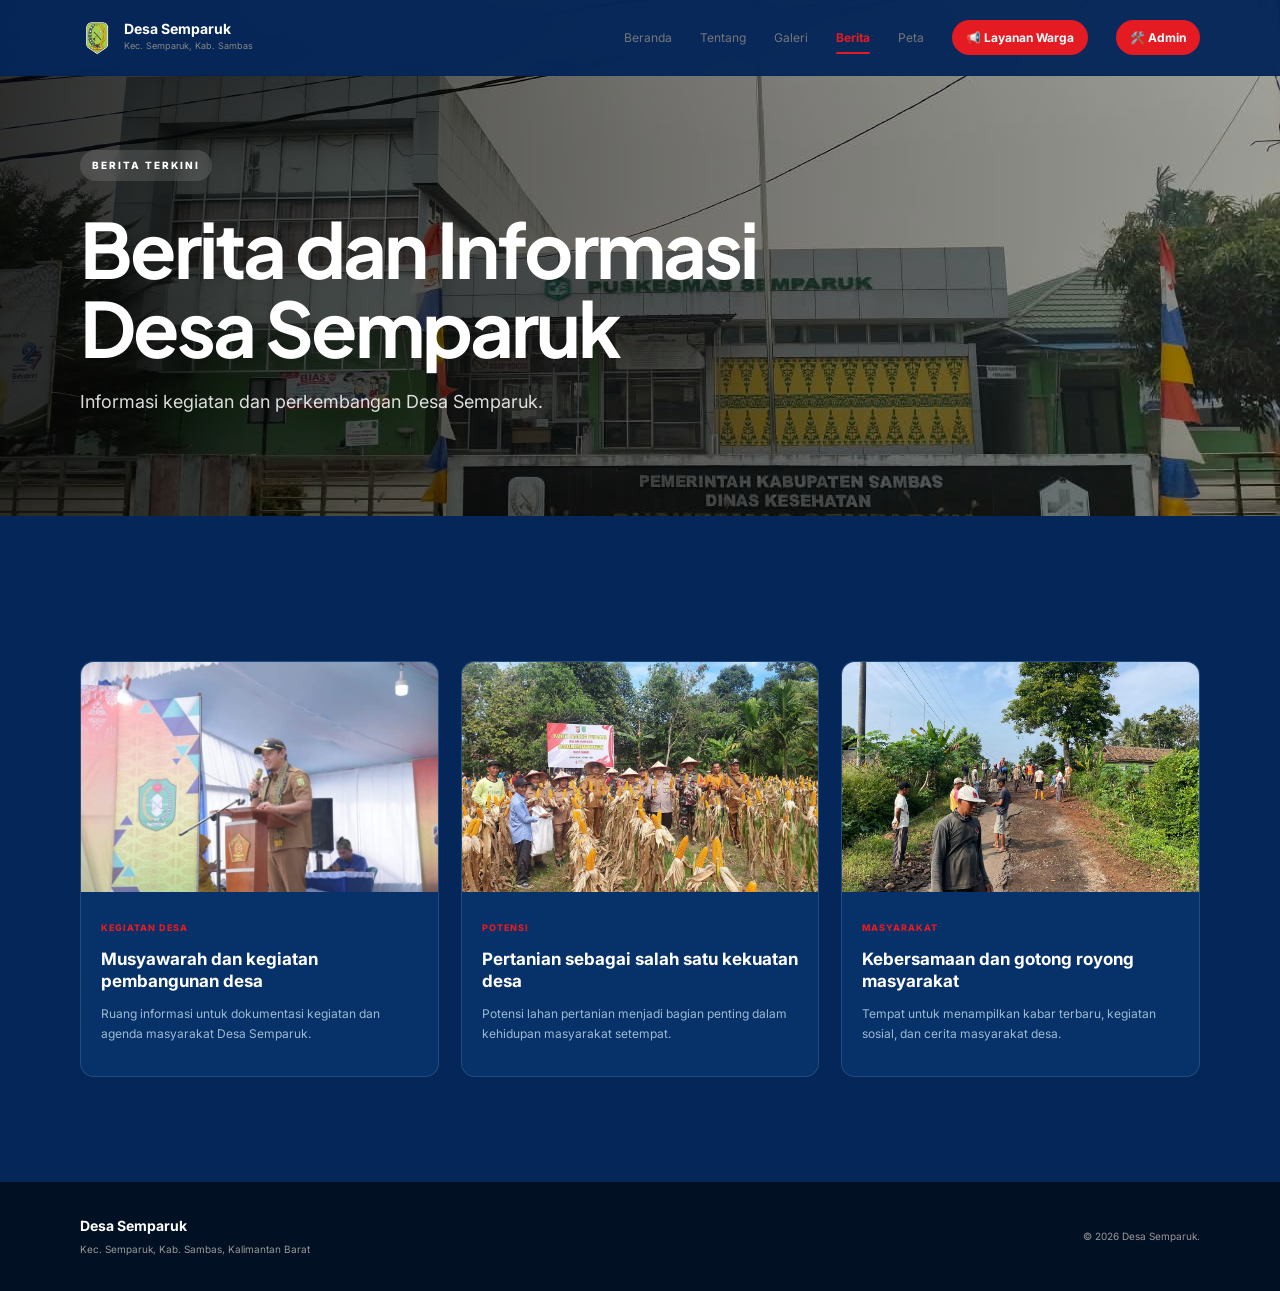
<file: berita.html>
<!DOCTYPE html>
<html lang="id">

<head>

  <meta charset="UTF-8">

  <meta name="viewport"
        content="width=device-width, initial-scale=1.0">

  <title>Berita — Desa Semparuk</title>


  <link rel="preconnect"
        href="https://fonts.googleapis.com">

  <link rel="preconnect"
        href="https://fonts.gstatic.com"
        crossorigin>

  <link href="https://fonts.googleapis.com/css2?family=Inter:wght@400;500;600;700;800&family=Plus+Jakarta+Sans:wght@600;700;800&display=swap"
        rel="stylesheet">

  <link rel="stylesheet"
        href="style.css">

</head>


<body>

<header class="navbar">

  <a href="index.html" class="brand">

    <img class="official-logo"
         src="logo-kabupaten-sambas.png"
         alt="Lambang Kabupaten Sambas">

    <span>

      <strong>
        Desa Semparuk
      </strong>

      <small>
        Kec. Semparuk, Kab. Sambas
      </small>

    </span>

  </a>


  <button class="menu-toggle"
          id="menuToggle"
          aria-label="Buka menu">
    ☰
  </button>


  <nav id="navMenu">
        <a href="index.html"> Beranda </a>

        <a href="tentang.html"> Tentang </a>

        <a href="galeri.html"> Galeri </a>

        <a href="berita.html"> Berita </a>

        <a href="peta.html"> Peta </a>

        <a href="pengaduan.html" class="nav-service"> 📢 Layanan Warga </a>

        <a href="login.html" class="nav-admin"> 🛠️ Admin </a>
      </nav>
    </header>

</header>


<main>

<!-- =========================
     HEADER
========================= -->

<section class="page-header">

  <!-- FOTO HEADER BERITA -->
  <img
    src="images/berita-header.jpeg"
    alt="Kegiatan Desa Semparuk"
    class="page-header-image"
  >

  <!-- OVERLAY -->
  <div class="page-header-overlay"></div>

  <div class="container page-header-content">

    <span class="eyebrow light">
      Berita Terkini
    </span>

    <h1>
      Berita dan Informasi
      <br>
      Desa Semparuk
    </h1>

    <p>
      Informasi kegiatan dan perkembangan
      Desa Semparuk.
    </p>

  </div>

</section>


<!-- =========================
     BERITA
========================= -->

<section class="section news-section">

  <div class="container">


    <div class="news-grid">


      <!-- BERITA 1 -->

      <article class="news-card reveal">

        <img class="news-image"
             src="images/berita-1.jpeg"
             alt="Kegiatan Desa Semparuk">


        <div class="news-body">

          <span class="tag">
            Kegiatan Desa
          </span>

          <h3>
            Musyawarah dan kegiatan pembangunan desa
          </h3>

          <p>
            Ruang informasi untuk dokumentasi kegiatan
            dan agenda masyarakat Desa Semparuk.
          </p>

         

        </div>

      </article>


      <!-- BERITA 2 -->

      <article class="news-card reveal">

        <img class="news-image"
             src="images/berita-2.webp"
             alt="Pertanian Desa Semparuk">


        <div class="news-body">

          <span class="tag">
            Potensi
          </span>

          <h3>
            Pertanian sebagai salah satu kekuatan desa
          </h3>

          <p>
            Potensi lahan pertanian menjadi bagian penting
            dalam kehidupan masyarakat setempat.
          </p>

         

        </div>

      </article>


      <!-- BERITA 3 -->

      <article class="news-card reveal">

        <img class="news-image"
             src="images/berita-3.jpg"
             alt="Gotong royong masyarakat">


        <div class="news-body">

          <span class="tag">
            Masyarakat
          </span>

          <h3>
            Kebersamaan dan gotong royong masyarakat
          </h3>

          <p>
            Tempat untuk menampilkan kabar terbaru,
            kegiatan sosial, dan cerita masyarakat desa.
          </p>

         

        </div>

      </article>


    </div>

  </div>

</section>

</main>


<footer>

  <div class="container footer-inner">

    <div>

      <strong>
        Desa Semparuk
      </strong>

      <p>
        Kec. Semparuk, Kab. Sambas,
        Kalimantan Barat
      </p>

    </div>

    <p>
      © <span id="year"></span>
      Desa Semparuk.
    </p>

  </div>

</footer>


<button id="topBtn"
        class="top-btn">
  ↑
</button>


<script src="script.js"></script>

</body>

</html>
</file>
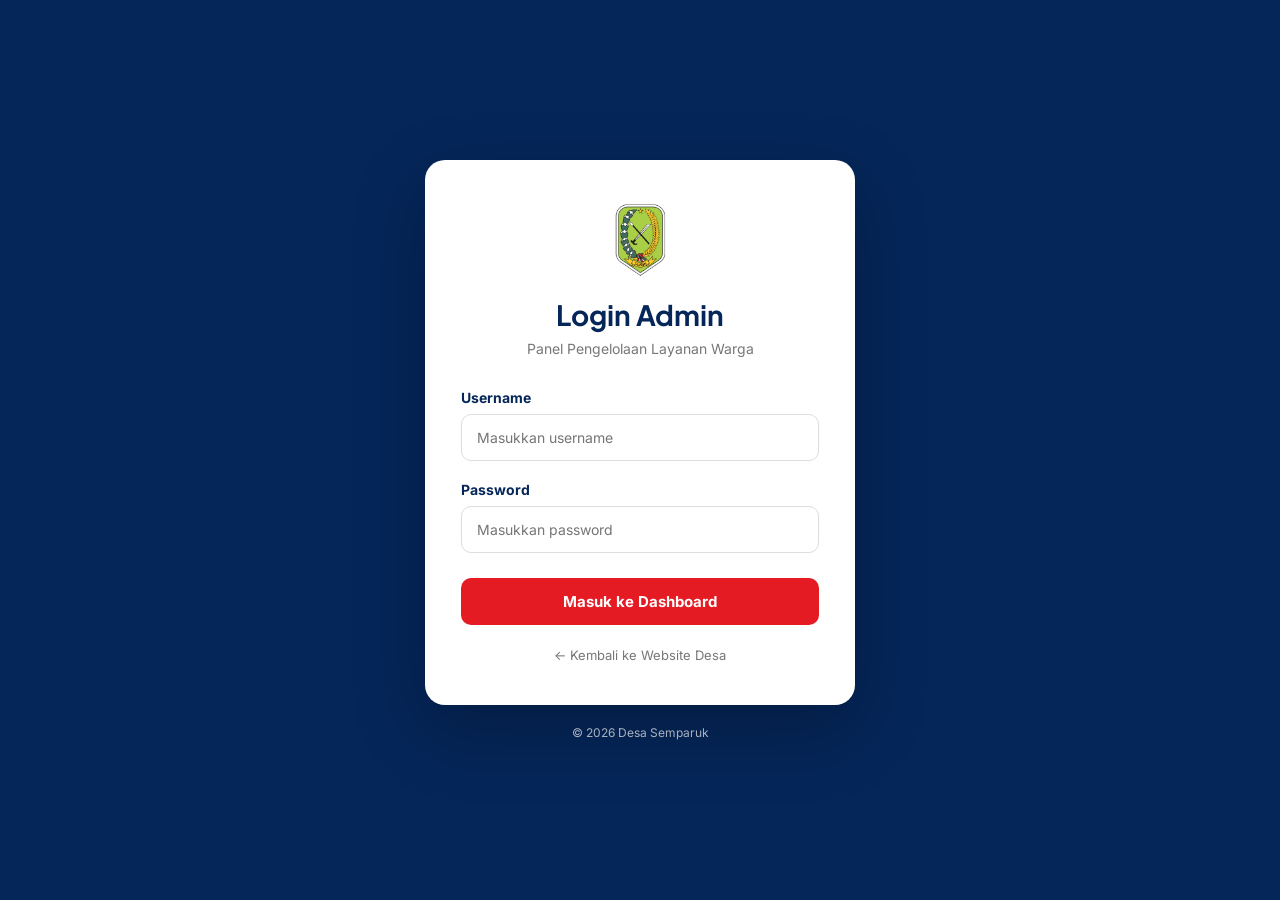
<file: detail-pengaduan.html>
<!DOCTYPE html>
<html lang="id">
<head>

  <meta charset="UTF-8">

  <meta
    name="viewport"
    content="width=device-width, initial-scale=1.0"
  >

  <title>Detail Pengaduan — Desa Semparuk</title>


  <link rel="preconnect" href="https://fonts.googleapis.com">

  <link
    rel="preconnect"
    href="https://fonts.gstatic.com"
    crossorigin
  >

  <link
    href="https://fonts.googleapis.com/css2?family=Inter:wght@400;500;600;700;800&family=Plus+Jakarta+Sans:wght@600;700;800&display=swap"
    rel="stylesheet"
  >


  <style>

    :root {

      --blue: #052659;
      --blue-dark: #021024;
      --blue-light: #7da0ca;
      --blue-pale: #c1e8ff;

      --red: #e51b23;
      --red-dark: #c90f17;

      --ink: #171717;
      --muted: #777;

      --line: #ececec;
      --soft: #f6f6f6;
      --white: #fff;

      --green: #24752a;
      --orange: #d35400;

      --shadow:
        0 18px 55px rgba(0,0,0,.09);

    }


    * {

      box-sizing: border-box;

      margin: 0;

      padding: 0;

    }


    body {

      font-family: "Inter", sans-serif;

      background: var(--soft);

      color: var(--ink);

      line-height: 1.6;

    }


    /* =========================
       NAVBAR
    ========================= */

    .navbar {

      height: 76px;

      background: rgba(5,38,89,.98);

      display: flex;

      align-items: center;

      justify-content: space-between;

      padding: 0 40px;

      position: sticky;

      top: 0;

      z-index: 1000;

      box-shadow:
        0 5px 25px rgba(0,0,0,.12);

    }


    .brand {

      display: flex;

      align-items: center;

      gap: 12px;

      text-decoration: none;

      color: white;

    }


    .official-logo {

      width: 45px;

      height: 45px;

      object-fit: contain;

    }


    .brand strong {

      display: block;

      font-family:
        "Plus Jakarta Sans",
        sans-serif;

      font-size: 16px;

      line-height: 1.2;

    }


    .brand small {

      display: block;

      font-size: 11px;

      color:
        rgba(255,255,255,.65);

      margin-top: 2px;

    }


    .nav-right {

      display: flex;

      align-items: center;

      gap: 10px;

    }


    .nav-link {

      color:
        rgba(255,255,255,.8);

      text-decoration: none;

      font-size: 13px;

      font-weight: 600;

      padding: 9px 14px;

      border-radius: 999px;

      transition: .25s;

    }


    .nav-link:hover {

      background:
        rgba(255,255,255,.1);

      color: white;

    }


    .back-btn {

      border: none;

      background: var(--red);

      color: white;

      padding: 9px 15px;

      border-radius: 999px;

      font-family: inherit;

      font-size: 13px;

      font-weight: 700;

      cursor: pointer;

      text-decoration: none;

      transition: .25s;

    }


    .back-btn:hover {

      background: var(--red-dark);

    }


    /* =========================
       CONTAINER
    ========================= */

    .container {

      width:
        min(
          1000px,
          calc(100% - 40px)
        );

      margin: 0 auto;

    }


    /* =========================
       HEADER
    ========================= */

    .page-header {

      padding: 45px 0 25px;

    }


    .eyebrow {

      color: var(--red);

      font-size: 12px;

      font-weight: 800;

      letter-spacing: .12em;

      text-transform: uppercase;

      margin-bottom: 8px;

    }


    .page-header h1 {

      font-family:
        "Plus Jakarta Sans",
        sans-serif;

      color: var(--blue);

      font-size:
        clamp(
          30px,
          4vw,
          44px
        );

      line-height: 1.15;

      margin-bottom: 8px;

    }


    .page-header p {

      color: var(--muted);

      font-size: 14px;

    }


    /* =========================
       LOADING
    ========================= */

    .loading {

      background: white;

      border: 1px solid var(--line);

      border-radius: 18px;

      box-shadow: var(--shadow);

      padding: 60px 20px;

      text-align: center;

      color: var(--muted);

    }


    .spinner {

      width: 38px;

      height: 38px;

      border:
        4px solid #e5e5e5;

      border-top-color:
        var(--blue);

      border-radius: 50%;

      animation:
        spin .8s linear infinite;

      margin:
        0 auto 15px;

    }


    @keyframes spin {

      to {
        transform: rotate(360deg);
      }

    }


    /* =========================
       ERROR
    ========================= */

    .error-box {

      display: none;

      background: #fff0f1;

      border:
        1px solid #ffc7ca;

      color: #b4232a;

      border-radius: 14px;

      padding: 18px;

      margin-bottom: 25px;

      font-size: 13px;

    }


    .retry-btn {

      border: none;

      background: var(--red);

      color: white;

      padding: 9px 14px;

      border-radius: 8px;

      margin-top: 12px;

      cursor: pointer;

      font-family: inherit;

      font-weight: 700;

      font-size: 12px;

    }


    /* =========================
       DETAIL CARD
    ========================= */

    .detail-card {

      background: white;

      border:
        1px solid var(--line);

      border-radius: 18px;

      box-shadow: var(--shadow);

      overflow: hidden;

      margin-bottom: 25px;

    }


    .detail-header {

      padding: 23px 25px;

      border-bottom:
        1px solid var(--line);

      display: flex;

      align-items: center;

      justify-content: space-between;

      gap: 15px;

    }


    .detail-header h2 {

      font-family:
        "Plus Jakarta Sans",
        sans-serif;

      color: var(--blue);

      font-size: 19px;

    }


    .code {

      font-family: monospace;

      background:
        var(--blue-pale);

      color: var(--blue);

      padding: 7px 11px;

      border-radius: 8px;

      font-size: 12px;

      font-weight: 800;

      white-space: nowrap;

    }


    /* =========================
       INFORMATION
    ========================= */

    .info-grid {

      display: grid;

      grid-template-columns:
        repeat(2, 1fr);

      gap: 0;

    }


    .info-item {

      padding: 19px 25px;

      border-bottom:
        1px solid var(--line);

    }


    .info-item:nth-child(
      odd
    ) {

      border-right:
        1px solid var(--line);

    }


    .info-label {

      color: var(--muted);

      font-size: 10px;

      text-transform:
        uppercase;

      letter-spacing: .07em;

      font-weight: 800;

      margin-bottom: 5px;

    }


    .info-value {

      color: var(--ink);

      font-size: 14px;

      font-weight: 600;

      word-break: break-word;

    }


    /* =========================
       CONTENT
    ========================= */

    .content-section {

      padding: 25px;

      border-bottom:
        1px solid var(--line);

    }


    .content-section:last-child {

      border-bottom: none;

    }


    .content-label {

      color: var(--blue);

      font-family:
        "Plus Jakarta Sans",
        sans-serif;

      font-size: 14px;

      font-weight: 800;

      margin-bottom: 10px;

    }


    .content-box {

      background: #fafafa;

      border:
        1px solid var(--line);

      border-radius: 11px;

      padding: 15px;

      font-size: 13px;

      color: #444;

      white-space: pre-wrap;

      min-height: 60px;

      word-break: break-word;

    }


    /* =========================
       STATUS
    ========================= */

    .status {

      display: inline-flex;

      align-items: center;

      gap: 6px;

      padding: 6px 11px;

      border-radius: 999px;

      font-size: 11px;

      font-weight: 800;

    }


    .status::before {

      content: "";

      width: 6px;

      height: 6px;

      border-radius: 50%;

      background:
        currentColor;

    }


    .status.baru {

      color: var(--orange);

      background: #fff1e5;

    }


    .status.diproses {

      color: #1d5ca8;

      background: #e9f2ff;

    }


    .status.selesai {

      color: var(--green);

      background: #eaf7eb;

    }


    .status.ditolak {

      color: #b4232a;

      background: #ffecef;

    }


    /* =========================
       ADMIN FORM
    ========================= */

    .admin-card {

      background: white;

      border:
        1px solid var(--line);

      border-radius: 18px;

      box-shadow: var(--shadow);

      overflow: hidden;

      margin-bottom: 30px;

    }


    .admin-header {

      padding: 22px 25px;

      border-bottom:
        1px solid var(--line);

    }


    .admin-header h2 {

      font-family:
        "Plus Jakarta Sans",
        sans-serif;

      color: var(--blue);

      font-size: 19px;

    }


    .admin-header p {

      color: var(--muted);

      font-size: 12px;

      margin-top: 3px;

    }


    .form-body {

      padding: 25px;

    }


    .form-group {

      margin-bottom: 20px;

    }


    .form-group:last-child {

      margin-bottom: 0;

    }


    .form-label {

      display: block;

      color: var(--ink);

      font-size: 12px;

      font-weight: 800;

      margin-bottom: 7px;

    }


    select,
    textarea {

      width: 100%;

      border:
        1px solid #ddd;

      border-radius: 10px;

      padding: 12px 13px;

      font-family: inherit;

      font-size: 13px;

      outline: none;

      background: white;

      transition: .2s;

    }


    select:focus,
    textarea:focus {

      border-color:
        var(--blue);

      box-shadow:
        0 0 0 3px
        rgba(5,38,89,.07);

    }


    textarea {

      resize: vertical;

      min-height: 130px;

    }


    .button-row {

      display: flex;

      gap: 10px;

      flex-wrap: wrap;

      margin-top: 20px;

    }


    .save-btn {

      border: none;

      background: var(--blue);

      color: white;

      padding: 11px 18px;

      border-radius: 9px;

      font-family: inherit;

      font-size: 12px;

      font-weight: 800;

      cursor: pointer;

      transition: .2s;

    }


    .save-btn:hover {

      background:
        var(--blue-dark);

      transform:
        translateY(-1px);

    }


    .save-btn:disabled {

      opacity: .6;

      cursor: not-allowed;

      transform: none;

    }


    .delete-btn {

      border: none;

      background: #fff0f1;

      color: #b4232a;

      padding: 11px 18px;

      border-radius: 9px;

      font-family: inherit;

      font-size: 12px;

      font-weight: 800;

      cursor: pointer;

      transition: .2s;

    }


    .delete-btn:hover {

      background: #ffe0e3;

    }


    .message {

      display: none;

      padding: 12px 14px;

      border-radius: 9px;

      margin-top: 15px;

      font-size: 12px;

      font-weight: 600;

    }


    .message.success {

      display: block;

      background: #eaf7eb;

      color: var(--green);

      border:
        1px solid #c9e8cb;

    }


    .message.error {

      display: block;

      background: #fff0f1;

      color: #b4232a;

      border:
        1px solid #ffc7ca;

    }


    /* =========================
       NOT FOUND
    ========================= */

    .not-found {

      display: none;

      background: white;

      border:
        1px solid var(--line);

      border-radius: 18px;

      box-shadow: var(--shadow);

      padding: 60px 20px;

      text-align: center;

    }


    .not-found-icon {

      font-size: 45px;

      margin-bottom: 10px;

    }


    .not-found h2 {

      font-family:
        "Plus Jakarta Sans",
        sans-serif;

      color: var(--blue);

      margin-bottom: 5px;

    }


    .not-found p {

      color: var(--muted);

      font-size: 13px;

      margin-bottom: 20px;

    }


    /* =========================
       FOOTER
    ========================= */

    footer {

      background:
        var(--blue-dark);

      color:
        rgba(255,255,255,.7);

      padding: 30px 0;

      text-align: center;

      font-size: 12px;

      margin-top: 50px;

    }


    footer strong {

      color: white;

    }


    /* =========================
       MOBILE
    ========================= */

    @media (max-width: 700px) {

      .navbar {

        padding: 0 20px;

      }


      .nav-link {

        display: none;

      }


      .container {

        width:
          min(
            100% - 28px,
            1000px
          );

      }


      .page-header {

        padding:
          32px 0 22px;

      }


      .info-grid {

        grid-template-columns: 1fr;

      }


      .info-item:nth-child(
        odd
      ) {

        border-right: none;

      }


      .detail-header {

        align-items: flex-start;

        flex-direction: column;

      }


      .form-body,
      .content-section {

        padding: 20px;

      }

    }


    @media (max-width: 400px) {

      .official-logo {

        width: 38px;

        height: 38px;

      }


      .brand strong {

        font-size: 14px;

      }


      .brand small {

        font-size: 9px;

      }

    }

  </style>

</head>


<body>


  <!-- =========================
       NAVBAR
  ========================= -->

  <header class="navbar">


    <a
      href="admin.html"
      class="brand"
    >

      <img
        src="logo-kabupaten-sambas.png"
        alt="Logo Kabupaten Sambas"
        class="official-logo"
      >


      <span>

        <strong>
          Desa Semparuk
        </strong>

        <small>
          Panel Administrator
        </small>

      </span>

    </a>


    <div class="nav-right">


      <a
        href="admin.html"
        class="nav-link"
      >
        ← Dashboard
      </a>


      <a
        href="index.html"
        class="nav-link"
      >
        Website Desa
      </a>


      <button
        class="back-btn"
        onclick="logout()"
      >
        Keluar
      </button>


    </div>

  </header>


  <!-- =========================
       MAIN
  ========================= -->

  <main class="container">


    <!-- PAGE HEADER -->

    <section class="page-header">

      <div class="eyebrow">
        DETAIL PENGADUAN
      </div>

      <h1>
        Detail Pengaduan
      </h1>

      <p>
        Informasi lengkap pengaduan masyarakat Desa Semparuk.
      </p>

    </section>


    <!-- ERROR -->

    <div
      class="error-box"
      id="errorBox"
    >

      <div id="errorMessage">
        Gagal mengambil data pengaduan.
      </div>


      <button
        class="retry-btn"
        onclick="loadComplaint()"
      >
        Coba Lagi
      </button>

    </div>


    <!-- LOADING -->

    <div
      class="loading"
      id="loading"
    >

      <div class="spinner"></div>

      <div>
        Mengambil detail pengaduan...
      </div>

    </div>


    <!-- NOT FOUND -->

    <div
      class="not-found"
      id="notFound"
    >

      <div class="not-found-icon">
        📭
      </div>

      <h2>
        Pengaduan Tidak Ditemukan
      </h2>

      <p>
        Data pengaduan yang Anda cari tidak tersedia.
      </p>

      <a
        href="admin.html"
        class="back-btn"
      >
        ← Kembali ke Dashboard
      </a>

    </div>


    <!-- =========================
         DETAIL
    ========================= -->

    <div
      id="detailContent"
      style="display:none;"
    >


      <section class="detail-card">


        <div class="detail-header">

          <h2>
            Informasi Pengaduan
          </h2>


          <span
            class="code"
            id="complaintCode"
          >
            -
          </span>

        </div>


        <div class="info-grid">


          <div class="info-item">

            <div class="info-label">
              Nama Pelapor
            </div>

            <div
              class="info-value"
              id="complaintName"
            >
              -
            </div>

          </div>


          <div class="info-item">

            <div class="info-label">
              Kontak
            </div>

            <div
              class="info-value"
              id="complaintContact"
            >
              -
            </div>

          </div>


          <div class="info-item">

            <div class="info-label">
              Kategori
            </div>

            <div
              class="info-value"
              id="complaintCategory"
            >
              -
            </div>

          </div>


          <div class="info-item">

            <div class="info-label">
              Tanggal
            </div>

            <div
              class="info-value"
              id="complaintDate"
            >
              -
            </div>

          </div>


          <div class="info-item">

            <div class="info-label">
              Lokasi
            </div>

            <div
              class="info-value"
              id="complaintLocation"
            >
              -
            </div>

          </div>


          <div class="info-item">

            <div class="info-label">
              Status
            </div>

            <div
              class="info-value"
              id="complaintStatus"
            >
              -
            </div>

          </div>


        </div>


        <!-- JUDUL -->

        <div class="content-section">

          <div class="content-label">
            Judul Pengaduan
          </div>

          <div
            class="content-box"
            id="complaintTitle"
          >
            -
          </div>

        </div>


        <!-- ISI -->

        <div class="content-section">

          <div class="content-label">
            Isi Pengaduan
          </div>

          <div
            class="content-box"
            id="complaintContent"
          >
            -
          </div>

        </div>


      </section>


      <!-- =========================
           ADMIN UPDATE
      ========================= -->

      <section class="admin-card">


        <div class="admin-header">

          <h2>
            Kelola Pengaduan
          </h2>

          <p>
            Perbarui status dan berikan tanggapan kepada pelapor.
          </p>

        </div>


        <div class="form-body">


          <div class="form-group">

            <label
              class="form-label"
              for="statusInput"
            >
              Status Pengaduan
            </label>


            <select
              id="statusInput"
            >

              <option value="Baru">
                Baru
              </option>

              <option value="Diproses">
                Diproses
              </option>

              <option value="Selesai">
                Selesai
              </option>

              <option value="Ditolak">
                Ditolak
              </option>

            </select>

          </div>


          <div class="form-group">

            <label
              class="form-label"
              for="responseInput"
            >
              Tanggapan Admin
            </label>


            <textarea
              id="responseInput"
              placeholder="Tulis tanggapan untuk pengaduan ini..."
            ></textarea>

          </div>


          <div class="button-row">


            <button
              class="save-btn"
              id="saveBtn"
              onclick="saveComplaint()"
            >
              💾 Simpan Perubahan
            </button>


            <button
              class="delete-btn"
              onclick="deleteComplaint()"
            >
              🗑️ Hapus Pengaduan
            </button>


          </div>


          <div
            class="message"
            id="message"
          ></div>


        </div>

      </section>


    </div>


  </main>


  <!-- =========================
       FOOTER
  ========================= -->

  <footer>

    <strong>
      Desa Semparuk
    </strong>

    <br>

    Kec. Semparuk, Kab. Sambas, Kalimantan Barat

  </footer>


  <!-- =========================
       JAVASCRIPT
  ========================= -->

  <script>


    /* =====================================================
       LOGIN
    ===================================================== */

    if (
      sessionStorage.getItem(
        "adminLogin"
      ) !== "true"
    ) {

      window.location.href =
        "login.html";

    }


    /* =====================================================
       API URL
    ===================================================== */

    const API_URL =
      "https://script.google.com/macros/s/AKfycbzb8sY19UCUnE7KJVV6SLT5DoL0AQ9KMxTOMSBghIYG3V-mpYapmnixVfuaXI5xHkYj/exec";


    /* =====================================================
       GET ID DARI URL
    ===================================================== */

    const urlParams =
      new URLSearchParams(
        window.location.search
      );


    const complaintId =
      urlParams.get("id");


    let currentComplaint = null;


    /* =====================================================
       JSONP
    ===================================================== */

    function requestJSONP(
      action,
      params = {}
    ) {

      return new Promise(
        (resolve, reject) => {


          const callbackName =
            "detailCallback_" +
            Date.now() +
            "_" +
            Math.floor(
              Math.random() * 100000
            );


          const query =
            new URLSearchParams();


          query.append(
            "action",
            action
          );


          Object.keys(params)
            .forEach(key => {

              if (
                params[key] !== undefined &&
                params[key] !== null
              ) {

                query.append(
                  key,
                  params[key]
                );

              }

            });


          query.append(
            "callback",
            callbackName
          );


          const script =
            document.createElement(
              "script"
            );


          let finished = false;


          const cleanup = () => {

            if (
              script.parentNode
            ) {

              script.parentNode
                .removeChild(
                  script
                );

            }


            try {

              delete window[
                callbackName
              ];

            } catch (error) {

              window[
                callbackName
              ] = undefined;

            }

          };


          const timeout =
            setTimeout(
              () => {

                if (finished)
                  return;


                finished = true;

                cleanup();


                reject(
                  new Error(
                    "Waktu koneksi ke server habis."
                  )
                );

              },
              10000
            );


          window[
            callbackName
          ] = data => {

            if (finished)
              return;


            finished = true;

            clearTimeout(
              timeout
            );

            cleanup();

            resolve(data);

          };


          script.onerror =
            () => {

              if (finished)
                return;


              finished = true;

              clearTimeout(
                timeout
              );

              cleanup();


              reject(
                new Error(
                  "Tidak dapat menghubungi Google Apps Script."
                )
              );

            };


          script.src =
            API_URL +
            "?" +
            query.toString() +
            "&_=" +
            Date.now();


          document.body.appendChild(
            script
          );

        }
      );

    }


    /* =====================================================
       LOAD DETAIL
    ===================================================== */

    async function loadComplaint() {


      const loading =
        document.getElementById(
          "loading"
        );


      const errorBox =
        document.getElementById(
          "errorBox"
        );


      const notFound =
        document.getElementById(
          "notFound"
        );


      const detailContent =
        document.getElementById(
          "detailContent"
        );


      if (!complaintId) {

        loading.style.display =
          "none";

        notFound.style.display =
          "block";

        return;

      }


      loading.style.display =
        "block";

      errorBox.style.display =
        "none";

      notFound.style.display =
        "none";

      detailContent.style.display =
        "none";


      try {


        console.log(
          "Mengambil detail:",
          complaintId
        );


        const response =
          await requestJSONP(
            "detail",
            {
              id: complaintId
            }
          );


        console.log(
          "Response detail:",
          response
        );


        if (
          !response ||
          response.success !== true
        ) {

          throw new Error(
            response?.message ||
            "Data detail tidak valid."
          );

        }


        if (
          !response.data
        ) {

          loading.style.display =
            "none";

          notFound.style.display =
            "block";

          return;

        }


        currentComplaint =
          response.data;


        renderComplaint(
          response.data
        );


        loading.style.display =
          "none";

        detailContent.style.display =
          "block";


      } catch (error) {


        console.error(
          "Gagal mengambil detail:",
          error
        );


        loading.style.display =
          "none";


        errorBox.style.display =
          "block";


        document.getElementById(
          "errorMessage"
        ).textContent =
          "Gagal mengambil data: " +
          error.message;

      }

    }


    /* =====================================================
       RENDER DETAIL
    ===================================================== */

    function renderComplaint(
      data
    ) {


      const kode =
        data.kode ||
        data.id ||
        "-";


      const nama =
        data.nama ||
        "-";


      const kontak =
        data.kontak ||
        "-";


      const kategori =
        data.kategori ||
        "-";


      const judul =
        data.judul ||
        "-";


      const isi =
        data.isi ||
        "-";


      const lokasi =
        data.lokasi ||
        "-";


      const tanggal =
        data.tanggal ||
        "-";


      const status =
        normalizeStatus(
          data.status
        );


      const tanggapan =
        data.tanggapan ||
        "";


      document.getElementById(
        "complaintCode"
      ).textContent =
        kode;


      document.getElementById(
        "complaintName"
      ).textContent =
        nama;


      document.getElementById(
        "complaintContact"
      ).textContent =
        kontak;


      document.getElementById(
        "complaintCategory"
      ).textContent =
        kategori;


      document.getElementById(
        "complaintDate"
      ).textContent =
        tanggal;


      document.getElementById(
        "complaintLocation"
      ).textContent =
        lokasi;


      document.getElementById(
        "complaintTitle"
      ).textContent =
        judul;


      document.getElementById(
        "complaintContent"
      ).textContent =
        isi;


      const statusElement =
        document.getElementById(
          "complaintStatus"
        );


      statusElement.innerHTML =
        `
        <span class="status ${getStatusClass(status)}">
          ${escapeHTML(status)}
        </span>
        `;


      document.getElementById(
        "statusInput"
      ).value =
        status;


      document.getElementById(
        "responseInput"
      ).value =
        tanggapan;

    }


    /* =====================================================
       NORMALIZE STATUS
    ===================================================== */

    function normalizeStatus(
      status
    ) {

      const value =
        String(
          status || ""
        )
        .trim()
        .toLowerCase();


      if (
        value === "baru"
      ) {

        return "Baru";

      }


      if (
        value === "diproses" ||
        value === "proses"
      ) {

        return "Diproses";

      }


      if (
        value === "selesai"
      ) {

        return "Selesai";

      }


      if (
        value === "ditolak"
      ) {

        return "Ditolak";

      }


      return "Baru";

    }


    /* =====================================================
       STATUS CLASS
    ===================================================== */

    function getStatusClass(
      status
    ) {

      return String(
        status || ""
      )
      .toLowerCase()
      .replace(
        /\s+/g,
        ""
      );

    }


    /* =====================================================
       UPDATE COMPLAINT
    ===================================================== */

    async function saveComplaint() {


      if (!currentComplaint) {

        return;

      }


      const saveBtn =
        document.getElementById(
          "saveBtn"
        );


      const status =
        document.getElementById(
          "statusInput"
        ).value;


      const tanggapan =
        document.getElementById(
          "responseInput"
        ).value;


      const databaseId =
        currentComplaint.id;


      if (!databaseId) {

        showMessage(
          "ID pengaduan tidak ditemukan.",
          "error"
        );

        return;

      }


      saveBtn.disabled =
        true;

      saveBtn.textContent =
        "⏳ Menyimpan...";


      try {


        const formData =
          new URLSearchParams();


        formData.append(
          "action",
          "update"
        );


        formData.append(
          "id",
          databaseId
        );


        formData.append(
          "status",
          status
        );


        formData.append(
          "tanggapan",
          tanggapan
        );


        /*
         * POST ke Apps Script.
         *
         * Menggunakan no-cors karena
         * browser tidak dapat membaca
         * response POST Apps Script
         * secara langsung.
         */

        await fetch(
          API_URL,
          {
            method: "POST",

            mode: "no-cors",

            headers: {
              "Content-Type":
                "application/x-www-form-urlencoded;charset=UTF-8"
            },

            body:
              formData.toString()

          }
        );


        /*
         * Beri waktu Apps Script
         * menyimpan data ke Sheet.
         */

        await new Promise(
          resolve =>
            setTimeout(
              resolve,
              1200
            )
        );


        currentComplaint.status =
          status;


        currentComplaint.tanggapan =
          tanggapan;


        renderComplaint(
          currentComplaint
        );


        showMessage(
          "Perubahan berhasil dikirim ke Google Sheets.",
          "success"
        );


      } catch (error) {


        console.error(
          "Gagal update:",
          error
        );


        showMessage(
          "Gagal menyimpan: " +
          error.message,
          "error"
        );


      } finally {


        saveBtn.disabled =
          false;

        saveBtn.textContent =
          "💾 Simpan Perubahan";

      }

    }


    /* =====================================================
       DELETE
    ===================================================== */

    async function deleteComplaint() {


      if (!currentComplaint) {

        return;

      }


      const databaseId =
        currentComplaint.id;


      if (!databaseId) {

        showMessage(
          "ID pengaduan tidak ditemukan.",
          "error"
        );

        return;

      }


      const confirmDelete =
        confirm(
          "Apakah Anda yakin ingin menghapus pengaduan ini?\n\nData akan dihapus dari Google Sheets dan tidak dapat dikembalikan."
        );


      if (!confirmDelete) {

        return;

      }


      try {


        const formData =
          new URLSearchParams();


        formData.append(
          "action",
          "hapus"
        );


        formData.append(
          "id",
          databaseId
        );


        await fetch(
          API_URL,
          {
            method: "POST",

            mode: "no-cors",

            headers: {
              "Content-Type":
                "application/x-www-form-urlencoded;charset=UTF-8"
            },

            body:
              formData.toString()

          }
        );


        await new Promise(
          resolve =>
            setTimeout(
              resolve,
              1200
            )
        );


        alert(
          "Pengaduan berhasil dihapus."
        );


        window.location.href =
          "admin.html";


      } catch (error) {


        console.error(
          "Gagal menghapus:",
          error
        );


        showMessage(
          "Gagal menghapus: " +
          error.message,
          "error"
        );

      }

    }


    /* =====================================================
       MESSAGE
    ===================================================== */

    function showMessage(
      text,
      type
    ) {


      const message =
        document.getElementById(
          "message"
        );


      message.textContent =
        text;


      message.className =
        "message " +
        type;


      setTimeout(
        () => {

          message.className =
            "message";

        },
        5000
      );

    }


    /* =====================================================
       ESCAPE HTML
    ===================================================== */

    function escapeHTML(
      value
    ) {

      return String(
        value ?? ""
      )
      .replace(
        /&/g,
        "&amp;"
      )
      .replace(
        /</g,
        "&lt;"
      )
      .replace(
        />/g,
        "&gt;"
      )
      .replace(
        /"/g,
        "&quot;"
      )
      .replace(
        /'/g,
        "&#039;"
      );

    }


    /* =====================================================
       LOGOUT
    ===================================================== */

    function logout() {

      sessionStorage.removeItem(
        "adminLogin"
      );


      window.location.href =
        "login.html";

    }


    /* =====================================================
       START
    ===================================================== */

    document.addEventListener(
      "DOMContentLoaded",
      function() {

        console.log(
          "Detail pengaduan dimulai..."
        );


        loadComplaint();

      }
    );

  </script>


</body>
</html>
</file>
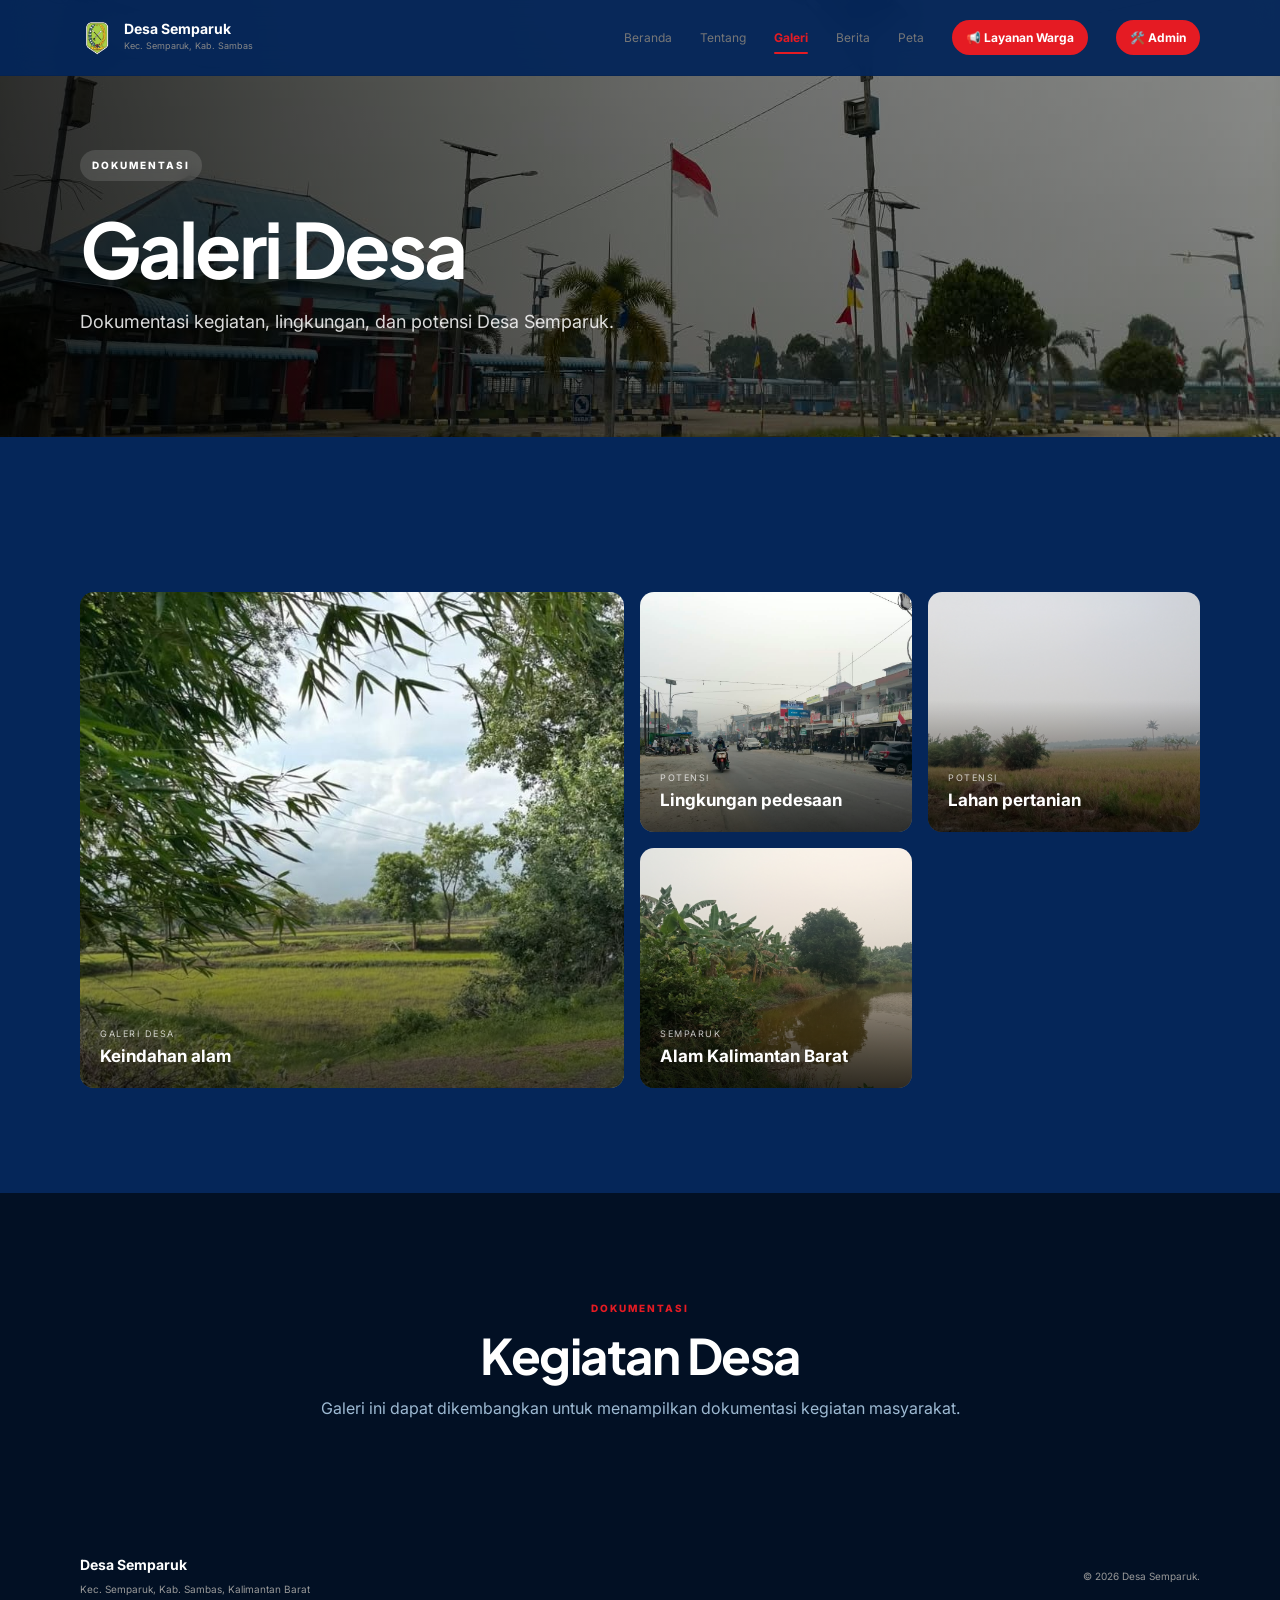
<file: galeri.html>
<!DOCTYPE html>
<html lang="id">

<head>

  <meta charset="UTF-8">

  <meta name="viewport"
        content="width=device-width, initial-scale=1.0">

  <title>Galeri — Desa Semparuk</title>


  <link rel="preconnect"
        href="https://fonts.googleapis.com">

  <link rel="preconnect"
        href="https://fonts.gstatic.com"
        crossorigin>

  <link href="https://fonts.googleapis.com/css2?family=Inter:wght@400;500;600;700;800&family=Plus+Jakarta+Sans:wght@600;700;800&display=swap"
        rel="stylesheet">

  <link rel="stylesheet"
        href="style.css">

</head>


<body>

<header class="navbar">

  <a href="index.html" class="brand">

    <img class="official-logo"
         src="logo-kabupaten-sambas.png"
         alt="Lambang Kabupaten Sambas">

    <span>
      <strong>Desa Semparuk</strong>

      <small>
        Kec. Semparuk, Kab. Sambas
      </small>
    </span>

  </a>


  <button class="menu-toggle"
          id="menuToggle"
          aria-label="Buka menu">
    ☰
  </button>


  <nav id="navMenu">
        <a href="index.html"> Beranda </a>

        <a href="tentang.html"> Tentang </a>

        <a href="galeri.html"> Galeri </a>

        <a href="berita.html"> Berita </a>

        <a href="peta.html"> Peta </a>

        <a href="pengaduan.html" class="nav-service"> 📢 Layanan Warga </a>

        <a href="login.html" class="nav-admin"> 🛠️ Admin </a>
      </nav>
    </header>

  </nav>

</header>


<main>

<!-- =========================
     HEADER
========================= -->

<section class="page-header">

  <!-- FOTO HEADER GALERI -->
  <img
    src="images/galeri-header.jpeg"
    alt="Dokumentasi Desa Semparuk"
    class="page-header-image"
  >

  <!-- OVERLAY AGAR TEKS TERBACA -->
  <div class="page-header-overlay"></div>

  <div class="container page-header-content">

    <span class="eyebrow light">
      Dokumentasi
    </span>

    <h1>
      Galeri Desa
    </h1>

    <p>
      Dokumentasi kegiatan, lingkungan,
      dan potensi Desa Semparuk.
    </p>

  </div>

</section>


<!-- =========================
     GALERI
========================= -->

<section class="section">

  <div class="container">


    <div class="gallery">


      <!-- FOTO 1 -->

      <figure class="gallery-item large reveal">

        <img src="images/galeri-1.jpeg"
             alt="Keindahan Desa Semparuk">

        <figcaption>

          <span>
            Galeri Desa
          </span>

          <strong>
            Keindahan alam
          </strong>

        </figcaption>

      </figure>


      <!-- FOTO 2 -->

      <figure class="gallery-item reveal">

        <img src="images/galeri-2.jpeg"
             alt="Lingkungan pedesaan Semparuk">

        <figcaption>

          <span>
            Potensi
          </span>

          <strong>
            Lingkungan pedesaan
          </strong>

        </figcaption>

      </figure>


      <!-- FOTO 3 -->

      <figure class="gallery-item reveal">

        <img src="images/galeri-3.jpg"
             alt="Lahan pertanian Desa Semparuk">

        <figcaption>

          <span>
            Potensi
          </span>

          <strong>
            Lahan pertanian
          </strong>

        </figcaption>

      </figure>


      <!-- FOTO 4 -->

      <figure class="gallery-item reveal">

        <img src="images/galeri-4.jpg"
             alt="Alam Kalimantan Barat">

        <figcaption>

          <span>
            Semparuk
          </span>

          <strong>
            Alam Kalimantan Barat
          </strong>

        </figcaption>

      </figure>


    </div>

  </div>

</section>


<!-- =========================
     DOKUMENTASI
========================= -->

<section class="section section-muted">

  <div class="container">

    <div class="section-heading center">

      <span class="eyebrow">
        Dokumentasi
      </span>

      <h2>
        Kegiatan Desa
      </h2>

      <p>
        Galeri ini dapat dikembangkan untuk
        menampilkan dokumentasi kegiatan masyarakat.
      </p>

    </div>

  </div>

</section>

</main>


<footer>

  <div class="container footer-inner">

    <div>

      <strong>
        Desa Semparuk
      </strong>

      <p>
        Kec. Semparuk, Kab. Sambas,
        Kalimantan Barat
      </p>

    </div>

    <p>
      © <span id="year"></span>
      Desa Semparuk.
    </p>

  </div>

</footer>


<button id="topBtn"
        class="top-btn">
  ↑
</button>


<script src="script.js"></script>

</body>

</html>
</file>
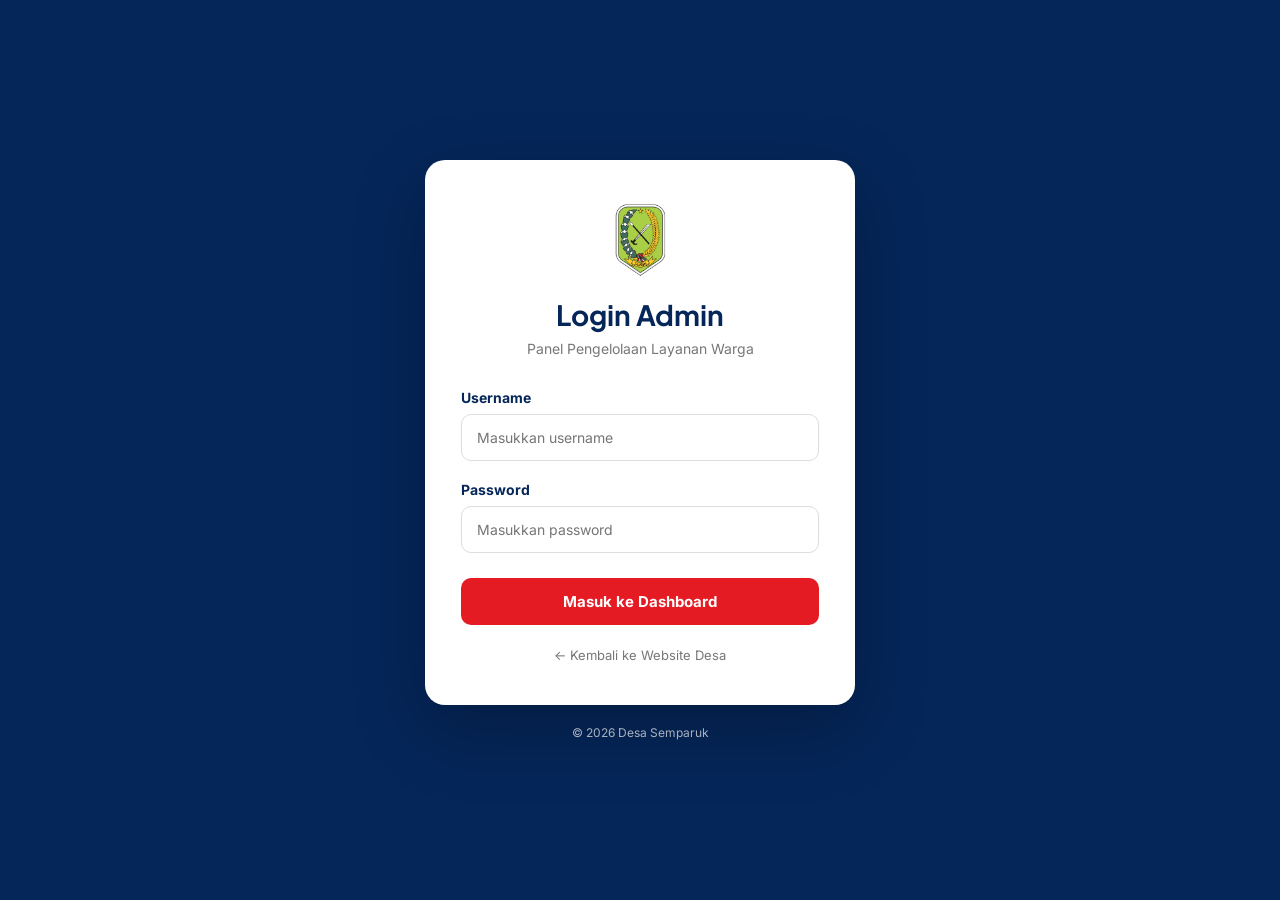
<file: login.html>
<!DOCTYPE html>
<html lang="id">
<head>
  <meta charset="UTF-8">
  <meta name="viewport" content="width=device-width, initial-scale=1.0">

  <title>Login Admin — Desa Semparuk</title>

  <link rel="preconnect" href="https://fonts.googleapis.com">
  <link rel="preconnect" href="https://fonts.gstatic.com" crossorigin>

  <link href="https://fonts.googleapis.com/css2?family=Inter:wght@400;500;600;700;800&family=Plus+Jakarta+Sans:wght@600;700;800&display=swap" rel="stylesheet">

  <style>
    :root {
      --blue: #052659;
      --blue-dark: #021024;
      --blue-light: #7da0ca;
      --blue-pale: #c1e8ff;
      --red: #e51b23;
      --red-dark: #c90f17;
      --ink: #171717;
      --muted: #777;
      --line: #ececec;
      --soft: #f6f6f6;
      --white: #fff;
    }

    * {
      box-sizing: border-box;
      margin: 0;
      padding: 0;
    }

    body {
      font-family: "Inter", sans-serif;
      min-height: 100vh;
      background: var(--blue);
      color: var(--ink);
      display: flex;
      align-items: center;
      justify-content: center;
      padding: 24px;
    }

    .login-wrapper {
      width: 100%;
      max-width: 430px;
    }

    .login-card {
      background: var(--white);
      border-radius: 20px;
      padding: 42px 36px;
      box-shadow: 0 25px 70px rgba(0, 0, 0, .25);
    }

    .logo {
      width: 75px;
      height: 75px;
      margin: 0 auto 20px;
      display: block;
      object-fit: contain;
    }

    .login-header {
      text-align: center;
      margin-bottom: 32px;
    }

    .login-header h1 {
      font-family: "Plus Jakarta Sans", sans-serif;
      font-size: 28px;
      color: var(--blue);
      margin-bottom: 8px;
    }

    .login-header p {
      color: var(--muted);
      font-size: 14px;
    }

    .form-group {
      margin-bottom: 20px;
    }

    .form-group label {
      display: block;
      margin-bottom: 8px;
      font-size: 14px;
      font-weight: 700;
      color: var(--blue);
    }

    .form-group input {
      width: 100%;
      padding: 14px 15px;
      border: 1px solid #ddd;
      border-radius: 10px;
      font-family: inherit;
      font-size: 14px;
      outline: none;
      transition: .25s;
    }

    .form-group input:focus {
      border-color: var(--red);
      box-shadow: 0 0 0 3px rgba(229, 27, 35, .1);
    }

    .login-btn {
      width: 100%;
      border: none;
      background: var(--red);
      color: white;
      padding: 14px;
      border-radius: 10px;
      font-family: inherit;
      font-size: 15px;
      font-weight: 700;
      cursor: pointer;
      transition: .25s;
      margin-top: 5px;
    }

    .login-btn:hover {
      background: var(--red-dark);
      transform: translateY(-1px);
    }

    .error-message {
      display: none;
      background: #fff0f0;
      color: var(--red-dark);
      border: 1px solid #ffd0d0;
      border-radius: 9px;
      padding: 12px;
      margin-bottom: 18px;
      font-size: 13px;
      text-align: center;
    }

    .error-message.show {
      display: block;
    }

    .back-link {
      display: block;
      text-align: center;
      margin-top: 22px;
      color: var(--muted);
      text-decoration: none;
      font-size: 13px;
    }

    .back-link:hover {
      color: var(--red);
    }

    .copyright {
      text-align: center;
      color: rgba(255,255,255,.65);
      font-size: 12px;
      margin-top: 20px;
    }

    @media (max-width: 480px) {
      body {
        padding: 16px;
      }

      .login-card {
        padding: 32px 24px;
      }

      .login-header h1 {
        font-size: 24px;
      }
    }
  </style>
</head>

<body>

  <div class="login-wrapper">

    <div class="login-card">

      <img
        src="logo-kabupaten-sambas.png"
        alt="Logo Kabupaten Sambas"
        class="logo"
      >

      <div class="login-header">
        <h1>Login Admin</h1>
        <p>Panel Pengelolaan Layanan Warga</p>
      </div>

      <div class="error-message" id="errorMessage">
        Username atau password salah.
      </div>

      <form id="loginForm">

        <div class="form-group">
          <label for="username">Username</label>
          <input
            type="text"
            id="username"
            placeholder="Masukkan username"
            autocomplete="username"
            required
          >
        </div>

        <div class="form-group">
          <label for="password">Password</label>
          <input
            type="password"
            id="password"
            placeholder="Masukkan password"
            autocomplete="current-password"
            required
          >
        </div>

        <button type="submit" class="login-btn">
          Masuk ke Dashboard
        </button>

      </form>

      <a href="index.html" class="back-link">
        ← Kembali ke Website Desa
      </a>

    </div>

    <div class="copyright">
      © 2026 Desa Semparuk
    </div>

  </div>


  <script>

    /*
      LOGIN ADMIN
      Untuk sementara menggunakan login sederhana.

      Username : admin
      Password : admin123

      Nanti bisa kita ubah/tingkatkan jika diperlukan.
    */

    const ADMIN_USERNAME = "admin";
    const ADMIN_PASSWORD = "brian123";

    const loginForm = document.getElementById("loginForm");
    const errorMessage = document.getElementById("errorMessage");

    loginForm.addEventListener("submit", function(e) {

      e.preventDefault();

      const username =
        document.getElementById("username").value.trim();

      const password =
        document.getElementById("password").value;

      if (
        username === ADMIN_USERNAME &&
        password === ADMIN_PASSWORD
      ) {

        sessionStorage.setItem("adminLogin", "true");

        window.location.href = "admin.html";

      } else {

        errorMessage.classList.add("show");

      }

    });

  </script>

</body>
</html>
</file>
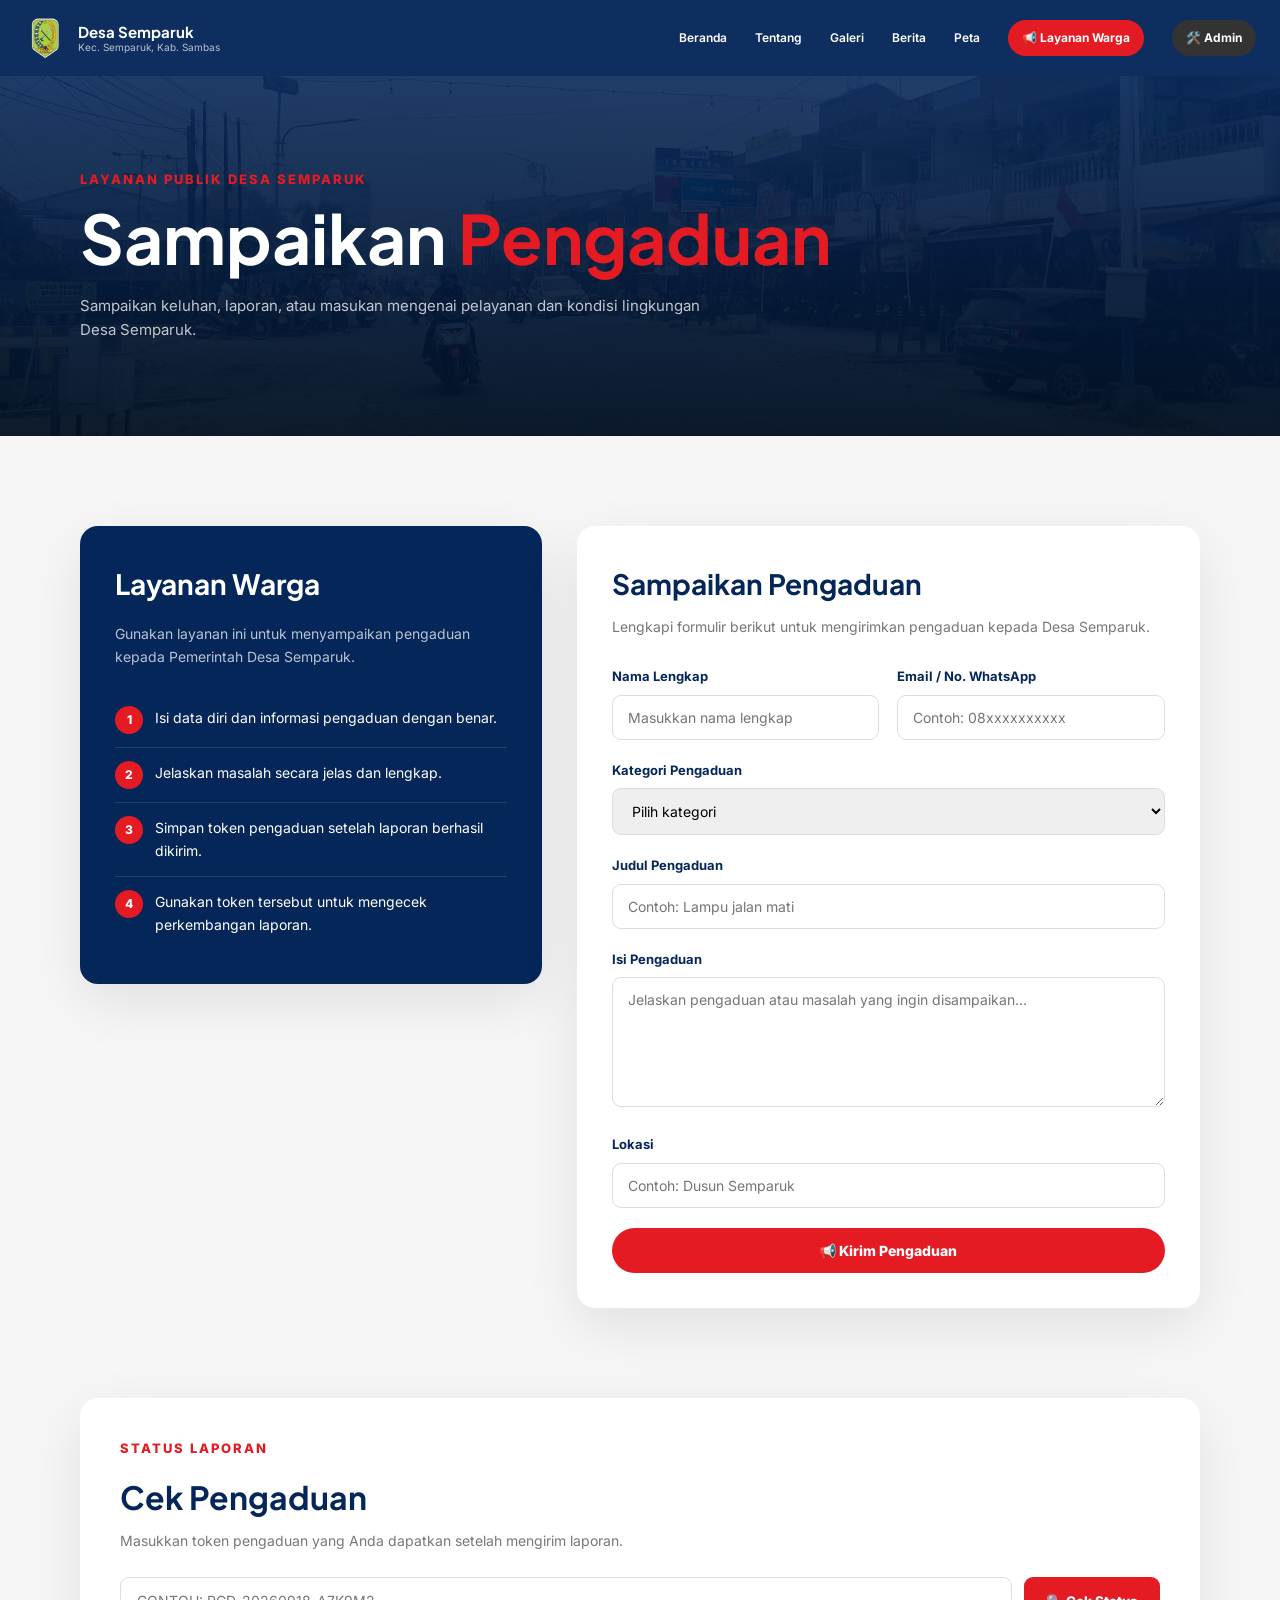
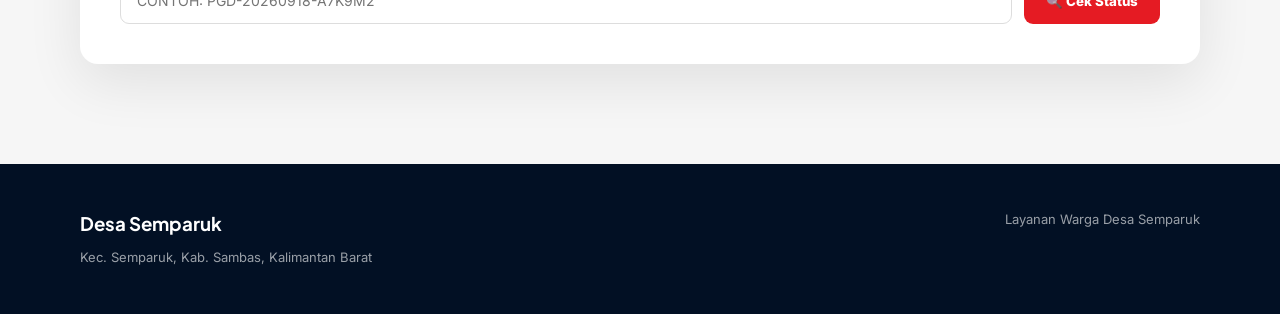
<file: pengaduan.html>
<!DOCTYPE html>
<html lang="id">
<head>
  <meta charset="UTF-8">
  <meta name="viewport" content="width=device-width, initial-scale=1.0">

  <title>Layanan Warga — Desa Semparuk</title>

  <link rel="preconnect" href="https://fonts.googleapis.com">
  <link rel="preconnect" href="https://fonts.gstatic.com" crossorigin>

  <link href="https://fonts.googleapis.com/css2?family=Inter:wght@400;500;600;700;800&family=Plus+Jakarta+Sans:wght@600;700;800&display=swap" rel="stylesheet">

  <style>
    :root {
      --blue: #052659;
      --blue-dark: #021024;
      --blue-light: #7da0ca;
      --blue-pale: #c1e8ff;
      --red: #e51b23;
      --red-dark: #c90f17;
      --ink: #171717;
      --muted: #777;
      --line: #ececec;
      --soft: #f6f6f6;
      --white: #fff;
      --shadow: 0 18px 55px rgba(0,0,0,.09);
    }

    * {
      box-sizing: border-box;
      margin: 0;
      padding: 0;
    }

    html {
      scroll-behavior: smooth;
    }

    body {
      font-family: "Inter", sans-serif;
      background: var(--soft);
      color: var(--ink);
      line-height: 1.65;
    }

    .container {
      width: min(1120px, calc(100% - 48px));
      margin: auto;
    }

    /* ================= NAVBAR ================= */

    .navbar {
      position: fixed;
      top: 0;
      left: 0;
      width: 100%;
      height: 76px;
      z-index: 1000;

      display: flex;
      align-items: center;
      justify-content: space-between;

      padding: 0 24px;

      background: rgba(5, 38, 89, .96);
      backdrop-filter: blur(12px);
    }

    .brand {
      display: flex;
      align-items: center;
      gap: 12px;

      text-decoration: none;
      color: white;
    }

    .official-logo {
      width: 42px;
      height: 42px;
      object-fit: contain;
    }

    .brand span {
      display: flex;
      flex-direction: column;
      line-height: 1.2;
    }

    .brand strong {
      font-family: "Plus Jakarta Sans", sans-serif;
      font-size: 15px;
    }

    .brand small {
      font-size: 10px;
      opacity: .7;
    }

    #navMenu {
      display: flex;
      align-items: center;
      gap: 28px;
    }

    #navMenu a {
      position: relative;

      color: #fff;
      text-decoration: none;

      font-size: 12px;
      font-weight: 600;

      transition: .25s;
    }

    #navMenu a:hover {
      color: var(--red);
    }

    #navMenu a.active {
      color: var(--red);
    }

    /* UNDERLINE NAVBAR */

    #navMenu a:not(.nav-service):not(.nav-admin)::after {
      content: "";
      position: absolute;

      left: 0;
      bottom: -7px;

      width: 0;
      height: 2px;

      background: var(--red);

      transition: .25s;
    }

    #navMenu a:not(.nav-service):not(.nav-admin):hover::after,
    #navMenu a:not(.nav-service):not(.nav-admin).active::after {
      width: 100%;
    }

    /* ================= LAYANAN WARGA ================= */

    .nav-service {
      background: var(--red);
      color: #fff !important;

      padding: 8px 14px;
      border-radius: 999px;

      font-weight: 700 !important;

      transition: .25s;
    }

    .nav-service:hover {
      background: var(--red-dark);
      color: #fff !important;

      transform: translateY(-1px);
    }

    .nav-service::after {
      display: none !important;
    }

    /* ================= ADMIN ================= */

    .nav-admin {
      background: #333;
      color: #fff !important;

      padding: 8px 14px;
      border-radius: 999px;

      font-weight: 700 !important;

      transition: .25s;
    }

    .nav-admin:hover {
      background: #222;
      color: #fff !important;

      transform: translateY(-1px);
    }

    .nav-admin::after {
      display: none !important;
    }

    .menu-toggle {
      display: none;

      border: none;
      background: none;
      color: white;

      font-size: 25px;
      cursor: pointer;
    }

    /* ================= PAGE HEADER ================= */

    .page-header {
      margin-top: 76px;

      min-height: 360px;

      display: flex;
      align-items: center;

      background:
        linear-gradient(
          rgba(5, 38, 89, .88),
          rgba(2, 16, 36, .94)
        ),
        url("images/hero-desa.jpeg") center/cover;

      color: white;
    }

    .page-header-content {
      padding: 80px 0;
    }

    .eyebrow {
      color: var(--red);
      font-size: 13px;
      font-weight: 800;
      text-transform: uppercase;
      letter-spacing: 2px;
      margin-bottom: 12px;
    }

    .page-header h1 {
      font-family: "Plus Jakarta Sans", sans-serif;
      font-size: clamp(40px, 6vw, 68px);
      line-height: 1.05;
      max-width: 800px;
    }

    .page-header h1 span {
      color: var(--red);
    }

    .page-header p {
      max-width: 650px;
      margin-top: 20px;

      color: rgba(255,255,255,.75);
      font-size: 15px;
    }

    /* ================= CONTENT ================= */

    .complaint-section {
      padding: 90px 0;
    }

    .complaint-grid {
      display: grid;
      grid-template-columns: 1fr 1.35fr;
      gap: 35px;
      align-items: start;
    }

    .info-box {
      background: var(--blue);
      color: white;

      padding: 35px;
      border-radius: 18px;

      box-shadow: var(--shadow);
    }

    .info-box h2 {
      font-family: "Plus Jakarta Sans", sans-serif;
      font-size: 28px;
      margin-bottom: 15px;
    }

    .info-box p {
      color: rgba(255,255,255,.72);
      font-size: 14px;
      margin-bottom: 25px;
    }

    .info-list {
      list-style: none;
    }

    .info-list li {
      display: flex;
      gap: 12px;

      padding: 13px 0;

      border-bottom: 1px solid rgba(255,255,255,.12);

      font-size: 14px;
    }

    .info-list li:last-child {
      border-bottom: none;
    }

    .info-number {
      width: 28px;
      height: 28px;

      flex-shrink: 0;

      display: flex;
      align-items: center;
      justify-content: center;

      background: var(--red);
      border-radius: 50%;

      font-size: 12px;
      font-weight: 800;
    }

    /* ================= FORM ================= */

    .form-box {
      background: white;

      padding: 35px;

      border-radius: 18px;

      box-shadow: var(--shadow);
    }

    .form-box h2 {
      font-family: "Plus Jakarta Sans", sans-serif;
      color: var(--blue);

      font-size: 28px;
      margin-bottom: 8px;
    }

    .form-description {
      color: var(--muted);
      font-size: 14px;
      margin-bottom: 28px;
    }

    .form-group {
      margin-bottom: 20px;
    }

    .form-group label {
      display: block;

      margin-bottom: 7px;

      font-size: 13px;
      font-weight: 700;

      color: var(--blue);
    }

    .form-group input,
    .form-group select,
    .form-group textarea {
      width: 100%;

      padding: 13px 15px;

      border: 1px solid #ddd;
      border-radius: 9px;

      font-family: "Inter", sans-serif;
      font-size: 14px;

      outline: none;

      transition: .2s;
    }

    .form-group textarea {
      min-height: 130px;
      resize: vertical;
    }

    .form-group input:focus,
    .form-group select:focus,
    .form-group textarea:focus {
      border-color: var(--red);

      box-shadow:
        0 0 0 3px rgba(229,27,35,.08);
    }

    .form-row {
      display: grid;
      grid-template-columns: 1fr 1fr;
      gap: 18px;
    }

    .submit-btn {
      width: 100%;

      border: none;
      border-radius: 999px;

      padding: 14px 20px;

      background: var(--red);
      color: white;

      font-family: "Inter", sans-serif;
      font-size: 14px;
      font-weight: 800;

      cursor: pointer;

      transition: .25s;
    }

    .submit-btn:hover {
      background: var(--red-dark);
      transform: translateY(-2px);
    }

    .submit-btn:disabled {
      opacity: .6;
      cursor: not-allowed;
      transform: none;
    }

    /* ================= TOKEN RESULT ================= */

    .result-box {
      display: none;

      margin-top: 25px;

      padding: 25px;

      border-radius: 14px;

      background: #f0f7ff;
      border: 1px solid #d7e8ff;
    }

    .result-box.show {
      display: block;
    }

    .result-box h3 {
      color: var(--blue);

      font-family: "Plus Jakarta Sans", sans-serif;

      margin-bottom: 8px;
    }

    .result-box p {
      color: var(--muted);
      font-size: 13px;
    }

    .token-wrapper {
      display: flex;
      align-items: center;
      gap: 8px;

      margin-top: 15px;
    }

    .result-code {
      display: inline-block;

      padding: 10px 15px;

      background: var(--blue);
      color: white;

      border-radius: 8px;

      font-weight: 800;
      letter-spacing: 1px;
      font-size: 14px;
    }

    .copy-btn {
      padding: 10px 14px;

      border: none;
      border-radius: 8px;

      background: var(--red);
      color: white;

      font-weight: 700;

      cursor: pointer;

      transition: .2s;
    }

    .copy-btn:hover {
      background: var(--red-dark);
    }

    .copy-message {
      display: none;

      margin-top: 10px;

      color: #198754 !important;

      font-size: 12px !important;
      font-weight: 700;
    }

    /* ================= MESSAGE ================= */

    .form-message {
      display: none;

      margin-top: 18px;

      padding: 14px;

      border-radius: 9px;

      font-size: 13px;
      font-weight: 600;
    }

    .form-message.show {
      display: block;
    }

    .form-message.success {
      background: #eaf8ef;
      color: #198754;
      border: 1px solid #ccebd8;
    }

    .form-message.error {
      background: #fff1f1;
      color: var(--red);
      border: 1px solid #ffd3d3;
    }

    /* ================= CEK PENGADUAN ================= */

    .check-section {
      padding: 0 0 100px;
    }

    .check-box {
      background: white;

      padding: 40px;

      border-radius: 18px;

      box-shadow: var(--shadow);
    }

    .check-heading {
      margin-bottom: 25px;
    }

    .check-heading h2 {
      font-family: "Plus Jakarta Sans", sans-serif;

      color: var(--blue);

      font-size: 32px;

      margin-bottom: 5px;
    }

    .check-heading p {
      color: var(--muted);
      font-size: 14px;
    }

    .check-input {
      display: flex;
      gap: 12px;
    }

    .check-input input {
      flex: 1;

      padding: 14px 16px;

      border: 1px solid #ddd;

      border-radius: 9px;

      font-family: "Inter", sans-serif;

      font-size: 14px;

      text-transform: uppercase;

      outline: none;
    }

    .check-input input:focus {
      border-color: var(--red);

      box-shadow:
        0 0 0 3px rgba(229,27,35,.08);
    }

    .check-input button {
      border: none;

      border-radius: 9px;

      padding: 0 22px;

      background: var(--red);

      color: white;

      font-family: "Inter", sans-serif;

      font-weight: 800;

      cursor: pointer;

      transition: .25s;
    }

    .check-input button:hover {
      background: var(--red-dark);
    }

    .check-input button:disabled {
      opacity: .6;
      cursor: not-allowed;
    }

    /* ================= CHECK RESULT ================= */

    .check-result {
      display: none;

      margin-top: 25px;

      padding: 25px;

      border-radius: 14px;

      background: #f7f9fc;

      border: 1px solid #e6eaf0;
    }

    .check-result.show {
      display: block;
    }

    .status-header {
      display: flex;

      justify-content: space-between;

      align-items: center;

      padding-bottom: 20px;

      border-bottom: 1px solid #e5e5e5;
    }

    .status-header small,
    .check-details small,
    .response-box small {
      display: block;

      color: var(--muted);

      font-size: 11px;

      font-weight: 600;

      margin-bottom: 3px;
    }

    .status-header strong {
      color: var(--blue);

      font-size: 18px;

      letter-spacing: .5px;
    }

    .status-badge {
      padding: 7px 14px;

      border-radius: 999px;

      background: #198754;

      color: white;

      font-size: 12px;

      font-weight: 800;
    }

    .status-badge.baru {
      background: #6c757d;
    }

    .status-badge.diproses {
      background: #0d6efd;
    }

    .status-badge.selesai {
      background: #198754;
    }

    .status-badge.ditolak {
      background: var(--red);
    }

    .check-details {
      display: grid;

      grid-template-columns:
        repeat(4, 1fr);

      gap: 20px;

      padding: 20px 0;
    }

    .check-details strong {
      color: var(--ink);

      font-size: 13px;

      word-break: break-word;
    }

    .response-box {
      padding: 18px;

      border-radius: 10px;

      background: white;

      border-left: 4px solid var(--red);
    }

    .response-box p {
      margin-top: 5px;

      color: var(--ink);

      font-size: 13px;

      word-break: break-word;
    }

    .check-error {
      display: none;

      margin-top: 20px;

      padding: 14px;

      border-radius: 9px;

      background: #fff1f1;

      color: var(--red);

      font-size: 13px;

      font-weight: 600;
    }

    .check-error.show {
      display: block;
    }

    /* ================= FOOTER ================= */

    footer {
      padding: 45px 0;

      background: var(--blue-dark);

      color: white;
    }

    .footer-content {
      display: flex;

      justify-content: space-between;

      gap: 30px;
    }

    footer h3 {
      font-family: "Plus Jakarta Sans", sans-serif;

      margin-bottom: 7px;
    }

    footer p {
      color: rgba(255,255,255,.6);

      font-size: 13px;
    }

    /* ================= MOBILE ================= */

    @media (max-width: 800px) {

      .navbar {
        padding: 0 18px;
      }

      .menu-toggle {
        display: block;
      }

      #navMenu {
        position: absolute;

        top: 76px;
        left: 0;

        width: 100%;

        display: none;

        flex-direction: column;

        gap: 0;

        padding: 15px 20px 20px;

        background: var(--blue);
      }

      #navMenu.open {
        display: flex;
      }

      #navMenu a {
        width: 100%;

        padding: 13px 5px;
      }

      .nav-service,
      .nav-admin {
        margin-top: 8px;

        text-align: center;
      }

      .complaint-grid {
        grid-template-columns: 1fr;
      }

      .form-row {
        grid-template-columns: 1fr;

        gap: 0;
      }

      .page-header {
        min-height: 320px;
      }

      .page-header-content {
        padding: 60px 0;
      }

      .check-input {
        flex-direction: column;
      }

      .check-input button {
        padding: 13px;
      }

      .check-details {
        grid-template-columns: 1fr 1fr;
      }

      .status-header {
        gap: 15px;

        align-items: flex-start;

        flex-direction: column;
      }

      .token-wrapper {
        flex-wrap: wrap;
      }

      .footer-content {
        flex-direction: column;
      }
    }

    @media (max-width: 500px) {

      .container {
        width: min(100% - 30px, 1120px);
      }

      .brand small {
        display: none;
      }

      .official-logo {
        width: 36px;
        height: 36px;
      }

      .brand strong {
        font-size: 14px;
      }

      .info-box,
      .form-box,
      .check-box {
        padding: 25px 20px;
      }

      .page-header h1 {
        font-size: 38px;
      }

      .check-details {
        grid-template-columns: 1fr;
      }
    }
  </style>
</head>

<body>

  <!-- ================= NAVBAR ================= -->

  <header class="navbar">

    <a href="index.html" class="brand">

      <img
        class="official-logo"
        src="logo-kabupaten-sambas.png"
        alt="Lambang Kabupaten Sambas"
      >

      <span>
        <strong>Desa Semparuk</strong>
        <small>Kec. Semparuk, Kab. Sambas</small>
      </span>

    </a>

    <button
      class="menu-toggle"
      id="menuToggle"
      aria-label="Buka menu"
    >
      ☰
    </button>

    <nav id="navMenu">

      <a href="index.html">
        Beranda
      </a>

      <a href="tentang.html">
        Tentang
      </a>

      <a href="galeri.html">
        Galeri
      </a>

      <a href="berita.html">
        Berita
      </a>

      <a href="peta.html">
        Peta
      </a>

      <a href="pengaduan.html" class="nav-service">
        📢 Layanan Warga
      </a>

      <a href="login.html" class="nav-admin">
        🛠️ Admin
      </a>

    </nav>

  </header>


  <!-- ================= HEADER ================= -->

  <section class="page-header">

    <div class="container">

      <div class="page-header-content">

        <div class="eyebrow">
          Layanan Publik Desa Semparuk
        </div>

        <h1>
          Sampaikan <span>Pengaduan</span>
        </h1>

        <p>
          Sampaikan keluhan, laporan, atau masukan mengenai
          pelayanan dan kondisi lingkungan Desa Semparuk.
        </p>

      </div>

    </div>

  </section>


  <!-- ================= FORM ================= -->

  <section class="complaint-section">

    <div class="container">

      <div class="complaint-grid">

        <!-- INFO -->

        <div class="info-box">

          <h2>
            Layanan Warga
          </h2>

          <p>
            Gunakan layanan ini untuk menyampaikan
            pengaduan kepada Pemerintah Desa Semparuk.
          </p>

          <ul class="info-list">

            <li>
              <span class="info-number">1</span>

              <span>
                Isi data diri dan informasi pengaduan
                dengan benar.
              </span>
            </li>

            <li>
              <span class="info-number">2</span>

              <span>
                Jelaskan masalah secara jelas dan lengkap.
              </span>
            </li>

            <li>
              <span class="info-number">3</span>

              <span>
                Simpan token pengaduan setelah laporan
                berhasil dikirim.
              </span>
            </li>

            <li>
              <span class="info-number">4</span>

              <span>
                Gunakan token tersebut untuk mengecek
                perkembangan laporan.
              </span>
            </li>

          </ul>

        </div>


        <!-- FORM -->

        <div class="form-box">

          <h2>
            Sampaikan Pengaduan
          </h2>

          <p class="form-description">
            Lengkapi formulir berikut untuk mengirimkan
            pengaduan kepada Desa Semparuk.
          </p>


          <form id="complaintForm">

            <div class="form-row">

              <div class="form-group">

                <label for="nama">
                  Nama Lengkap
                </label>

                <input
                  type="text"
                  id="nama"
                  name="nama"
                  placeholder="Masukkan nama lengkap"
                  required
                >

              </div>


              <div class="form-group">

                <label for="kontak">
                  Email / No. WhatsApp
                </label>

                <input
                  type="text"
                  id="kontak"
                  name="kontak"
                  placeholder="Contoh: 08xxxxxxxxxx"
                  required
                >

              </div>

            </div>


            <div class="form-group">

              <label for="kategori">
                Kategori Pengaduan
              </label>

              <select
                id="kategori"
                name="kategori"
                required
              >

                <option value="">
                  Pilih kategori
                </option>

                <option value="Infrastruktur">
                  Infrastruktur
                </option>

                <option value="Kebersihan">
                  Kebersihan
                </option>

                <option value="Keamanan">
                  Keamanan
                </option>

                <option value="Pelayanan Desa">
                  Pelayanan Desa
                </option>

                <option value="Lingkungan">
                  Lingkungan
                </option>

                <option value="Fasilitas Umum">
                  Fasilitas Umum
                </option>

                <option value="Lainnya">
                  Lainnya
                </option>

              </select>

            </div>


            <div class="form-group">

              <label for="judul">
                Judul Pengaduan
              </label>

              <input
                type="text"
                id="judul"
                name="judul"
                placeholder="Contoh: Lampu jalan mati"
                required
              >

            </div>


            <div class="form-group">

              <label for="isi">
                Isi Pengaduan
              </label>

              <textarea
                id="isi"
                name="isi"
                placeholder="Jelaskan pengaduan atau masalah yang ingin disampaikan..."
                required
              ></textarea>

            </div>


            <div class="form-group">

              <label for="lokasi">
                Lokasi
              </label>

              <input
                type="text"
                id="lokasi"
                name="lokasi"
                placeholder="Contoh: Dusun Semparuk"
                required
              >

            </div>


            <button
              type="submit"
              class="submit-btn"
              id="submitBtn"
            >
              📢 Kirim Pengaduan
            </button>

          </form>


          <!-- MESSAGE -->

          <div
            id="formMessage"
            class="form-message"
          ></div>


          <!-- ================= TOKEN ================= -->

          <div
            class="result-box"
            id="resultBox"
          >

            <h3>
              ✓ Pengaduan Berhasil Dibuat
            </h3>

            <p>
              Simpan token berikut. Token digunakan
              untuk mengecek perkembangan pengaduan Anda.
            </p>


            <div class="token-wrapper">

              <span
                class="result-code"
                id="resultCode"
              >
                -
              </span>

              <button
                class="copy-btn"
                id="copyBtn"
                type="button"
              >
                📋 Salin
              </button>

            </div>


            <p
              class="copy-message"
              id="copyMessage"
            >
              ✓ Token berhasil disalin
            </p>

          </div>

        </div>

      </div>

    </div>

  </section>


  <!-- ================= CEK PENGADUAN ================= -->

  <section
    class="check-section"
    id="cek-pengaduan"
  >

    <div class="container">

      <div class="check-box">

        <div class="check-heading">

          <div class="eyebrow">
            STATUS LAPORAN
          </div>

          <h2>
            Cek Pengaduan
          </h2>

          <p>
            Masukkan token pengaduan yang Anda dapatkan
            setelah mengirim laporan.
          </p>

        </div>


        <form id="checkForm">

          <div class="check-input">

            <input
              type="text"
              id="checkToken"
              placeholder="Contoh: PGD-20260918-A7K9M2"
              autocomplete="off"
              required
            >

            <button
              type="submit"
              id="checkBtn"
            >
              🔍 Cek Status
            </button>

          </div>

        </form>


        <!-- ================= HASIL CEK ================= -->

        <div
          id="checkResult"
          class="check-result"
        >

          <div class="status-header">

            <div>

              <small>
                Token Pengaduan
              </small>

              <strong id="checkCode">
                -
              </strong>

            </div>

            <span
              id="checkStatus"
              class="status-badge"
            >
              -
            </span>

          </div>


          <div class="check-details">

            <div>

              <small>
                Nama
              </small>

              <strong id="checkName">
                -
              </strong>

            </div>


            <div>

              <small>
                Kategori
              </small>

              <strong id="checkCategory">
                -
              </strong>

            </div>


            <div>

              <small>
                Judul
              </small>

              <strong id="checkTitle">
                -
              </strong>

            </div>


            <div>

              <small>
                Tanggal
              </small>

              <strong id="checkDate">
                -
              </strong>

            </div>

          </div>


          <div class="response-box">

            <small>
              Tanggapan Desa
            </small>

            <p id="checkResponse">
              Belum ada tanggapan.
            </p>

          </div>

        </div>


        <!-- ERROR -->

        <div
          id="checkError"
          class="check-error"
        >
          Token pengaduan tidak ditemukan.
        </div>

      </div>

    </div>

  </section>


  <!-- ================= FOOTER ================= -->

  <footer>

    <div class="container">

      <div class="footer-content">

        <div>

          <h3>
            Desa Semparuk
          </h3>

          <p>
            Kec. Semparuk, Kab. Sambas,
            Kalimantan Barat
          </p>

        </div>

        <div>

          <p>
            Layanan Warga Desa Semparuk
          </p>

        </div>

      </div>

    </div>

  </footer>


  <!-- ================= SCRIPT ================= -->

  <script>

    /* =====================================================
       GOOGLE APPS SCRIPT DATABASE
       ===================================================== */

    const API_URL =
      "https://script.google.com/macros/s/AKfycbzb8sY19UCUnE7KJVV6SLT5DoL0AQ9KMxTOMSBghIYG3V-mpYapmnixVfuaXI5xHkYj/exec";


    /* ================= MENU ================= */

    const menuToggle =
      document.getElementById("menuToggle");

    const navMenu =
      document.getElementById("navMenu");


    menuToggle.addEventListener("click", () => {

      navMenu.classList.toggle("open");

    });


    /* =====================================================
       NAVBAR ACTIVE PAGE
       ===================================================== */

    function setActiveNavbar() {

      const navLinks =
        document.querySelectorAll("#navMenu a");

      let currentPage =
        window.location.pathname
          .split("/")
          .pop();

      /*
       * Jika halaman dibuka melalui:
       * https://domain.com/
       *
       * maka dianggap index.html
       */

      if (!currentPage) {
        currentPage = "index.html";
      }

      navLinks.forEach(link => {

        const href =
          link.getAttribute("href");

        if (!href) return;

        const linkPage =
          href.split("/").pop();

        if (linkPage === currentPage) {

          link.classList.add("active");

        } else {

          link.classList.remove("active");

        }

      });

    }


    setActiveNavbar();


    /* =====================================================
       ELEMENT FORM
       ===================================================== */

    const complaintForm =
      document.getElementById("complaintForm");

    const submitBtn =
      document.getElementById("submitBtn");

    const resultBox =
      document.getElementById("resultBox");

    const resultCode =
      document.getElementById("resultCode");

    const formMessage =
      document.getElementById("formMessage");


    /* =====================================================
       MESSAGE HELPER
       ===================================================== */

    function showFormMessage(message, type) {

      formMessage.textContent =
        message;

      formMessage.className =
        "form-message show " + type;

    }


    function hideFormMessage() {

      formMessage.className =
        "form-message";

      formMessage.textContent =
        "";

    }


    /* =====================================================
       SUBMIT PENGADUAN
       ===================================================== */

    complaintForm.addEventListener(
      "submit",
      async function(event) {

        event.preventDefault();

        hideFormMessage();

        resultBox.classList.remove("show");

        submitBtn.disabled = true;

        submitBtn.textContent =
          "Mengirim pengaduan...";


        try {

          const formData =
            new URLSearchParams();


          formData.append(
            "action",
            "tambah"
          );


          formData.append(
            "nama",
            document.getElementById("nama").value.trim()
          );


          formData.append(
            "kontak",
            document.getElementById("kontak").value.trim()
          );


          formData.append(
            "kategori",
            document.getElementById("kategori").value
          );


          formData.append(
            "judul",
            document.getElementById("judul").value.trim()
          );


          formData.append(
            "isi",
            document.getElementById("isi").value.trim()
          );


          formData.append(
            "lokasi",
            document.getElementById("lokasi").value.trim()
          );


          const response =
            await fetch(
              API_URL,
              {
                method: "POST",

                headers: {
                  "Content-Type":
                    "application/x-www-form-urlencoded;charset=UTF-8"
                },

                body: formData.toString()
              }
            );


          if (!response.ok) {

            throw new Error(
              "Server mengembalikan error."
            );

          }


          const data =
            await response.json();


          if (
            !data ||
            data.success !== true
          ) {

            throw new Error(
              data && data.message
                ? data.message
                : "Pengaduan gagal disimpan."
            );

          }


          const token =
            data.data.kode;


          resultCode.textContent =
            token;


          resultBox.classList.add(
            "show"
          );


          complaintForm.reset();


          showFormMessage(
            "Pengaduan berhasil dikirim dan telah tersimpan di database.",
            "success"
          );


          resultBox.scrollIntoView({
            behavior: "smooth",
            block: "center"
          });


        } catch (error) {

          console.error(
            "ERROR PENGADUAN:",
            error
          );


          showFormMessage(
            "Gagal mengirim pengaduan. Pastikan koneksi internet dan Google Apps Script sudah aktif.",
            "error"
          );


        } finally {

          submitBtn.disabled = false;

          submitBtn.textContent =
            "📢 Kirim Pengaduan";

        }

      }
    );


    /* =====================================================
       COPY TOKEN
       ===================================================== */

    const copyBtn =
      document.getElementById("copyBtn");

    const copyMessage =
      document.getElementById("copyMessage");


    copyBtn.addEventListener(
      "click",
      async function() {

        const token =
          resultCode.textContent.trim();


        if (
          !token ||
          token === "-"
        ) {

          return;

        }


        try {

          await navigator.clipboard.writeText(
            token
          );


          copyBtn.textContent =
            "✓ Tersalin";

          copyMessage.style.display =
            "block";


          setTimeout(() => {

            copyBtn.textContent =
              "📋 Salin";

            copyMessage.style.display =
              "none";

          }, 1800);


        } catch (error) {

          const tempInput =
            document.createElement("input");

          tempInput.value =
            token;

          document.body.appendChild(
            tempInput
          );

          tempInput.select();

          document.execCommand("copy");

          tempInput.remove();


          copyBtn.textContent =
            "✓ Tersalin";

          copyMessage.style.display =
            "block";


          setTimeout(() => {

            copyBtn.textContent =
              "📋 Salin";

            copyMessage.style.display =
              "none";

          }, 1800);

        }

      }
    );


    /* =====================================================
       CEK PENGADUAN
       ===================================================== */

    const checkForm =
      document.getElementById("checkForm");

    const checkResult =
      document.getElementById("checkResult");

    const checkError =
      document.getElementById("checkError");

    const checkBtn =
      document.getElementById("checkBtn");

    const checkTokenInput =
      document.getElementById("checkToken");


    checkForm.addEventListener(
      "submit",
      async function(event) {

        event.preventDefault();


        const token =
          checkTokenInput.value
            .trim()
            .toUpperCase();


        if (!token) {

          return;

        }


        checkResult.classList.remove(
          "show"
        );

        checkError.classList.remove(
          "show"
        );


        checkBtn.disabled = true;

        checkBtn.textContent =
          "Mengecek...";


        try {

          const url =
            API_URL +
            "?action=cek&kode=" +
            encodeURIComponent(token) +
            "&t=" +
            Date.now();


          const response =
            await fetch(
              url,
              {
                method: "GET",
                cache: "no-store"
              }
            );


          if (!response.ok) {

            throw new Error(
              "Server tidak dapat dihubungi."
            );

          }


          const data =
            await response.json();


          if (
            !data ||
            data.success !== true ||
            !data.data
          ) {

            checkError.textContent =
              data && data.message
                ? data.message
                : "Token pengaduan tidak ditemukan.";


            checkError.classList.add(
              "show"
            );

            return;

          }


          const complaint =
            data.data;


          /* ================= DATA ================= */

          document.getElementById(
            "checkCode"
          ).textContent =
            complaint.kode ||
            token;


          document.getElementById(
            "checkName"
          ).textContent =
            complaint.nama ||
            "-";


          document.getElementById(
            "checkCategory"
          ).textContent =
            complaint.kategori ||
            "-";


          document.getElementById(
            "checkTitle"
          ).textContent =
            complaint.judul ||
            "-";


          document.getElementById(
            "checkDate"
          ).textContent =
            complaint.tanggal ||
            "-";


          /* ================= STATUS ================= */

          const statusElement =
            document.getElementById(
              "checkStatus"
            );


          const status =
            complaint.status ||
            "Baru";


          statusElement.textContent =
            status;


          statusElement.className =
            "status-badge";


          const statusClass =
            status
              .toLowerCase()
              .replace(/\s+/g, "-");


          statusElement.classList.add(
            statusClass
          );


          /* ================= TANGGAPAN ================= */

          document.getElementById(
            "checkResponse"
          ).textContent =
            complaint.tanggapan ||
            "Belum ada tanggapan.";


          /* ================= SHOW ================= */

          checkResult.classList.add(
            "show"
          );


          checkResult.scrollIntoView({
            behavior: "smooth",
            block: "center"
          });


        } catch (error) {

          console.error(
            "ERROR CEK PENGADUAN:",
            error
          );


          checkError.textContent =
            "Gagal menghubungi server. Pastikan Google Apps Script sudah dideploy sebagai Web App dan dapat diakses siapa saja.";


          checkError.classList.add(
            "show"
          );


        } finally {

          checkBtn.disabled = false;

          checkBtn.textContent =
            "🔍 Cek Status";

        }

      }
    );


    /* =====================================================
       INPUT TOKEN
       ===================================================== */

    checkTokenInput.addEventListener(
      "input",
      function() {

        this.value =
          this.value.toUpperCase();

      }
    );

  </script>

</body>
</html>
</file>
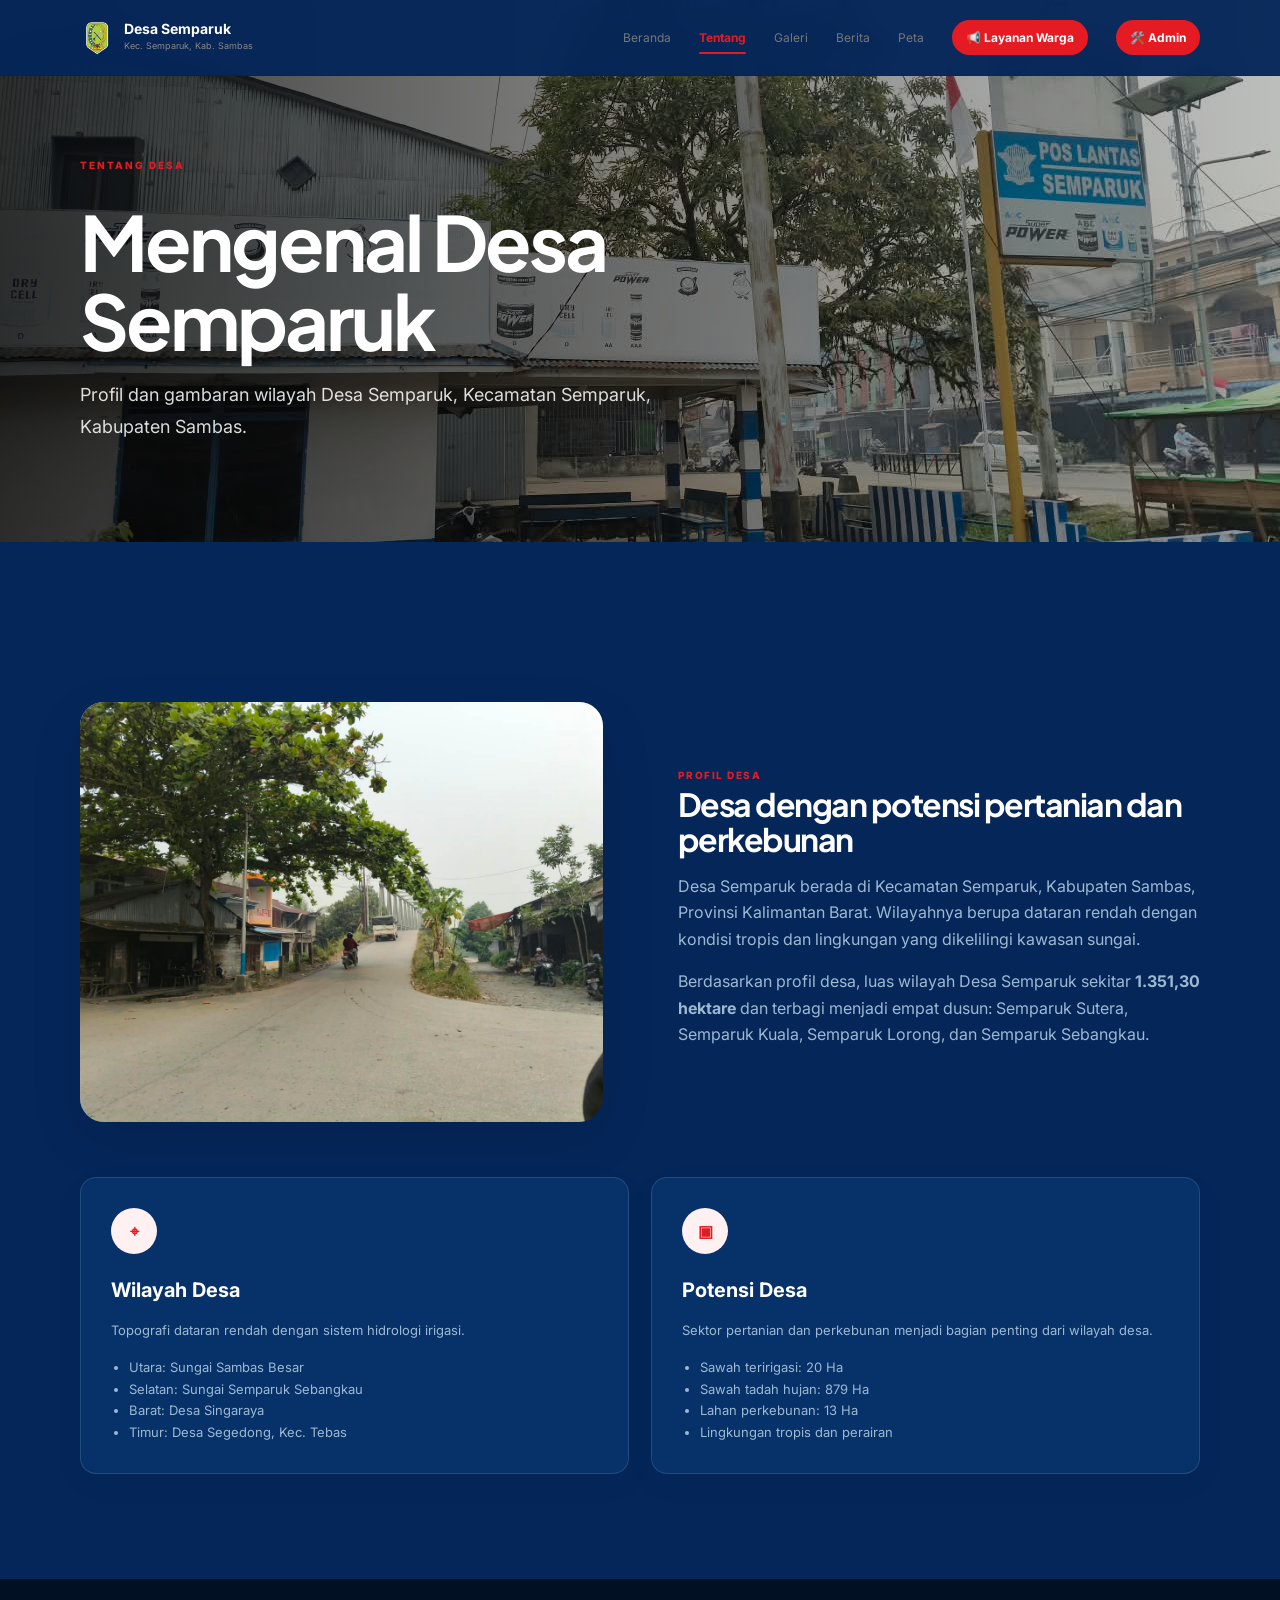
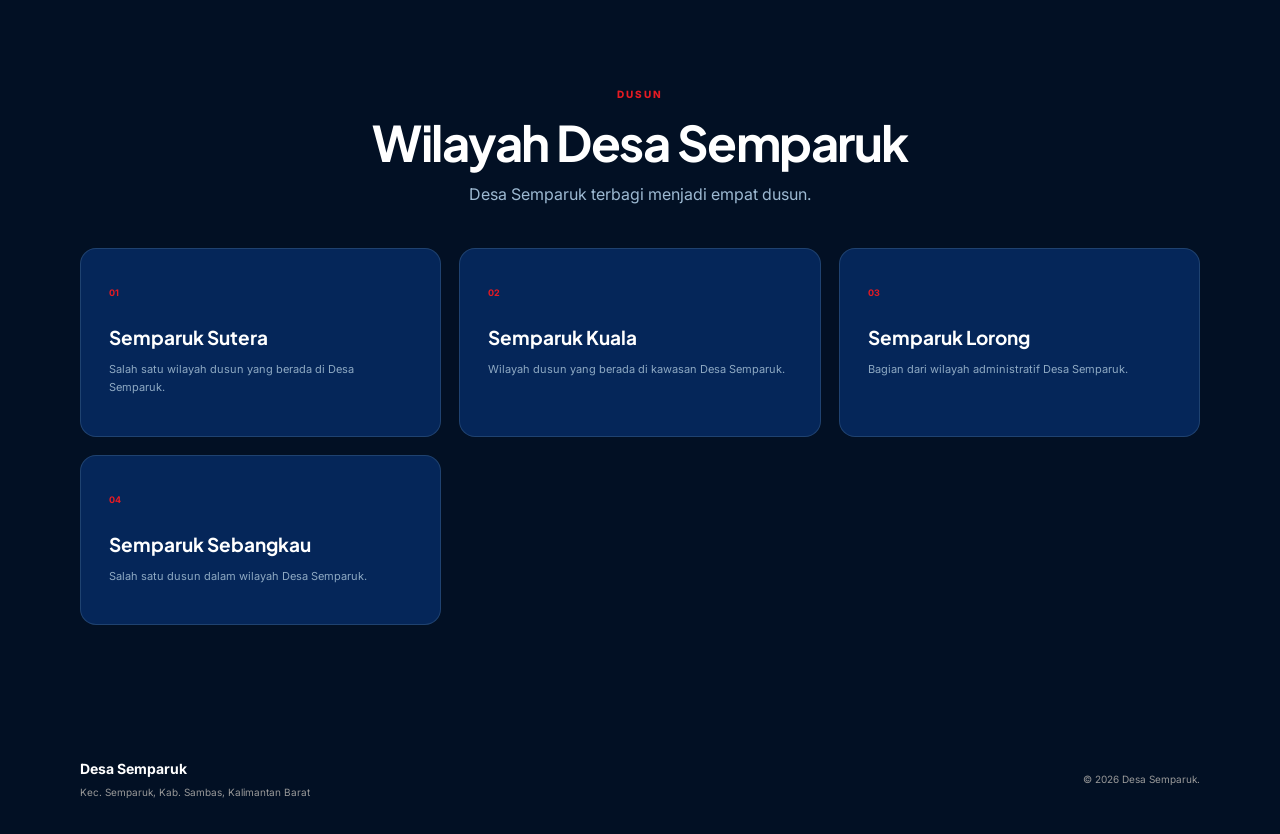
<file: tentang.html>
<!DOCTYPE html>
<html lang="id">

<head>

  <meta charset="UTF-8">

  <meta name="viewport"
        content="width=device-width, initial-scale=1.0">

  <meta name="description"
        content="Profil Desa Semparuk">

  <title>Tentang Desa — Desa Semparuk</title>


  <link rel="preconnect"
        href="https://fonts.googleapis.com">

  <link rel="preconnect"
        href="https://fonts.gstatic.com"
        crossorigin>

  <link href="https://fonts.googleapis.com/css2?family=Inter:wght@400;500;600;700;800&family=Plus+Jakarta+Sans:wght@600;700;800&display=swap"
        rel="stylesheet">

  <link rel="stylesheet"
        href="style.css">

</head>


<body>

<header class="navbar">

  <a href="index.html" class="brand">

    <img class="official-logo"
         src="logo-kabupaten-sambas.png"
         alt="Lambang Kabupaten Sambas">

    <span>
      <strong>Desa Semparuk</strong>
      <small>Kec. Semparuk, Kab. Sambas</small>
    </span>

  </a>


  <button class="menu-toggle"
          id="menuToggle"
          aria-label="Buka menu">
    ☰
  </button>


  <nav id="navMenu">
        <a href="index.html"> Beranda </a>

        <a href="tentang.html"> Tentang </a>

        <a href="galeri.html"> Galeri </a>

        <a href="berita.html"> Berita </a>

        <a href="peta.html"> Peta </a>

        <a href="pengaduan.html" class="nav-service"> 📢 Layanan Warga </a>

        <a href="login.html" class="nav-admin"> 🛠️ Admin </a>
      </nav>
    </header>

</header>


<main>

<!-- =========================
     PAGE HEADER
========================= -->

<section class="page-header">

  <!-- FOTO BACKGROUND -->
  <img 
    src="images/tentang-header.jpeg"
    alt="Desa Semparuk"
    class="page-header-image"
  >

  <!-- OVERLAY -->
  <div class="page-header-overlay"></div>

  <div class="container page-header-content">

    <span class="eyebrow">
      Tentang Desa
    </span>

    <h1>
      Mengenal Desa Semparuk
    </h1>

    <p>
      Profil dan gambaran wilayah Desa Semparuk,
      Kecamatan Semparuk, Kabupaten Sambas.
    </p>

  </div>

</section>


<!-- =========================
     PROFIL
========================= -->

<section class="section">

  <div class="container">


    <div class="about-grid">


      <!-- FOTO TENTANG DESA -->

      <div class="about-photo reveal">

        <img src="images/tentang-desa.jpeg"
             alt="Pemandangan Desa Semparuk">

      </div>


      <div class="about-copy reveal">

        <span class="mini-label">
          Profil Desa
        </span>

        <h3>
          Desa dengan potensi pertanian dan perkebunan
        </h3>

        <p>
          Desa Semparuk berada di Kecamatan Semparuk,
          Kabupaten Sambas, Provinsi Kalimantan Barat.
          Wilayahnya berupa dataran rendah dengan kondisi
          tropis dan lingkungan yang dikelilingi kawasan sungai.
        </p>

        <p>
          Berdasarkan profil desa, luas wilayah Desa Semparuk
          sekitar <b>1.351,30 hektare</b> dan terbagi menjadi
          empat dusun:
          Semparuk Sutera, Semparuk Kuala,
          Semparuk Lorong, dan Semparuk Sebangkau.
        </p>

      </div>

    </div>


    <!-- =========================
         INFORMASI
    ========================= -->

    <div class="info-cards">


      <article class="info-card reveal">

        <div class="icon">
          ⌖
        </div>

        <h3>
          Wilayah Desa
        </h3>

        <p>
          Topografi dataran rendah dengan sistem
          hidrologi irigasi.
        </p>

        <ul>

          <li>
            Utara: Sungai Sambas Besar
          </li>

          <li>
            Selatan: Sungai Semparuk Sebangkau
          </li>

          <li>
            Barat: Desa Singaraya
          </li>

          <li>
            Timur: Desa Segedong, Kec. Tebas
          </li>

        </ul>

      </article>


      <article class="info-card reveal">

        <div class="icon">
          ▣
        </div>

        <h3>
          Potensi Desa
        </h3>

        <p>
          Sektor pertanian dan perkebunan menjadi
          bagian penting dari wilayah desa.
        </p>

        <ul>

          <li>
            Sawah teririgasi: 20 Ha
          </li>

          <li>
            Sawah tadah hujan: 879 Ha
          </li>

          <li>
            Lahan perkebunan: 13 Ha
          </li>

          <li>
            Lingkungan tropis dan perairan
          </li>

        </ul>

      </article>


    </div>

  </div>

</section>


<!-- =========================
     DUSUN
========================= -->

<section class="section section-muted">

  <div class="container">

    <div class="section-heading center">

      <span class="eyebrow">
        Dusun
      </span>

      <h2>
        Wilayah Desa Semparuk
      </h2>

      <p>
        Desa Semparuk terbagi menjadi empat dusun.
      </p>

    </div>


    <div class="v2-service-grid">

      <article>
        <b>01</b>
        <h3>Semparuk Sutera</h3>
        <p>
          Salah satu wilayah dusun yang berada
          di Desa Semparuk.
        </p>
      </article>


      <article>
        <b>02</b>
        <h3>Semparuk Kuala</h3>
        <p>
          Wilayah dusun yang berada di kawasan
          Desa Semparuk.
        </p>
      </article>


      <article>
        <b>03</b>
        <h3>Semparuk Lorong</h3>
        <p>
          Bagian dari wilayah administratif
          Desa Semparuk.
        </p>
      </article>


      <article>
        <b>04</b>
        <h3>Semparuk Sebangkau</h3>
        <p>
          Salah satu dusun dalam wilayah
          Desa Semparuk.
        </p>
      </article>

    </div>

  </div>

</section>

</main>


<footer>

  <div class="container footer-inner">

    <div>

      <strong>
        Desa Semparuk
      </strong>

      <p>
        Kec. Semparuk, Kab. Sambas,
        Kalimantan Barat
      </p>

    </div>

    <p>
      © <span id="year"></span>
      Desa Semparuk.
    </p>

  </div>

</footer>


<button id="topBtn"
        class="top-btn">
  ↑
</button>


<script src="script.js"></script>

</body>

</html>
</file>
<file: style.css>
:root {
  --blue: #052659;
  --blue-dark: #021024;
  --blue-light: #7da0ca;
  --blue-pale: #c1e8ff;
  --red: #e51b23;
  --red-dark: #c90f17;
  --ink: #171717;
  --muted: #777;
  --line: #ececec;
  --soft: #f6f6f6;
  --white: #fff;
  --shadow: 0 18px 55px rgba(0, 0, 0, 0.09);
}

* {
  box-sizing: border-box;
}

html {
  scroll-behavior: smooth;
}

body {
  margin: 0;
  font-family: Inter, Arial, sans-serif;
  color: var(--ink);
  background: #052659;
  line-height: 1.65;
}

img {
  display: block;
  width: 100%;
  object-fit: cover;
}

a {
  text-decoration: none;
  color: inherit;
}

button {
  font: inherit;
}

.container {
  width: min(1120px, calc(100% - 48px));
  margin: auto;
}

/* =========================================
   NAVBAR
========================================= */

.navbar {
  position: fixed;
  z-index: 9999;
  top: 0;
  left: 0;
  right: 0;
  height: 76px;

  background: rgba(5, 38, 89, 0.96);
  backdrop-filter: blur(14px);

  display: flex;
  align-items: center;
  justify-content: space-between;

  padding: 0 max(24px, calc((100vw - 1120px) / 2));

  border-bottom: 1px solid rgba(0, 0, 0, 0.06);
}

.brand {
  display: flex;
  gap: 10px;
  align-items: center;
  position: relative;
  z-index: 10002;
}

.brand-mark {
  width: 32px;
  height: 32px;
  border-radius: 50%;
  background: var(--red);
  color: #fff;

  display: grid;
  place-items: center;

  font-weight: 800;
  font-size: 11px;
}

.brand strong {
  display: block;
  font-size: 14px;
  line-height: 1.1;
  color: #fff;
}

.brand small {
  display: block;
  color: #888;
  font-size: 9px;
  margin-top: 3px;
}

nav {
  display: flex;
  gap: 28px;
  align-items: center;
}

nav a {
  font-size: 12px;
  color: #777;
  position: relative;
  padding: 7px 0;
  cursor: pointer;
  z-index: 10001;
}

nav a.active,
nav a:hover {
  color: var(--red);
  font-weight: 700;
}

nav a.active:after {
  content: "";
  position: absolute;

  height: 2px;

  background: var(--red);

  left: 0;
  right: 0;
  bottom: 0;

  border-radius: 2px;
}

.menu-toggle {
  display: none;

  border: 0;
  background: none;

  font-size: 25px;

  cursor: pointer;

  color: #fff;

  padding: 8px;

  position: relative;
  z-index: 10003;
}

/* =========================================
   HERO
========================================= */

.hero {
  height: 100vh;
  min-height: 640px;

  position: relative;

  display: grid;
  place-items: center;

  overflow: hidden;

  color: #fff;
}

.hero-bg {
  position: absolute;
  inset: 0;
  z-index: 0;
  overflow: hidden;
}

.hero-bg img {
  width: 100%;
  height: 100%;

  object-fit: cover;
  object-position: center;

  display: block;
}

.hero-overlay {
  position: absolute;
  inset: 0;
  z-index: 1;

  background:
    linear-gradient(
      90deg,
      rgba(0, 0, 0, 0.78),
      rgba(0, 0, 0, 0.42),
      rgba(0, 0, 0, 0.15)
    );
}

.hero-content {
  position: relative;
  z-index: 2;

  width: min(820px, calc(100% - 48px));

  text-align: center;

  margin-top: 65px;
}

.eyebrow {
  display: inline-block;

  text-transform: uppercase;

  letter-spacing: 2px;

  color: var(--red);

  font-weight: 800;

  font-size: 10px;

  margin-bottom: 13px;
}

.eyebrow.light {
  color: #fff;

  background: rgba(255, 255, 255, 0.13);

  padding: 7px 12px;

  border-radius: 30px;

  backdrop-filter: blur(6px);
}

.hero h1 {
  font-family: "Plus Jakarta Sans", Inter, sans-serif;

  font-size: clamp(42px, 7vw, 82px);

  line-height: 1.02;

  letter-spacing: -3px;

  margin: 10px 0 20px;
}

.hero h1 span {
  color: #ff343b;
}

.hero p {
  max-width: 650px;

  margin: auto;

  color: rgba(255, 255, 255, 0.82);

  font-size: 15px;
}

.hero-actions {
  display: flex;

  gap: 12px;

  justify-content: center;

  margin-top: 30px;
}

.btn {
  display: inline-flex;

  align-items: center;

  justify-content: center;

  border-radius: 999px;

  padding: 12px 22px;

  font-size: 11px;

  font-weight: 800;

  border: 1px solid transparent;

  cursor: pointer;

  transition: 0.25s;
}

.btn-primary {
  background: var(--red);
  color: #fff;
}

.btn-primary:hover {
  background: var(--red-dark);
  transform: translateY(-2px);
}

.btn-ghost {
  border-color: rgba(255, 255, 255, 0.5);

  color: #fff;

  background: rgba(255, 255, 255, 0.06);
}

.btn-ghost:hover {
  background: #052659;
  color: #111;
}

.btn-light {
  background: #052659;
  color: var(--red);
}

.btn-outline-light {
  border-color: rgba(255, 255, 255, 0.7);
  color: #fff;
}

.scroll-down {
  position: absolute;

  z-index: 2;

  bottom: 25px;

  left: 50%;

  transform: translateX(-50%);

  width: 34px;
  height: 34px;

  border: 1px solid rgba(255, 255, 255, 0.4);

  border-radius: 50%;

  display: grid;

  place-items: center;

  color: #fff;

  animation: bounce 1.8s infinite;
}

/* =========================================
   SECTION
========================================= */

.section {
  padding: 105px 0;
  background: #052659;
}

.section-muted {
  background: #021024;
  padding: 100px 0;
}

.section-heading h2,
.news-head h2,
.contact h2,
.about-copy h3 {
  color: #fff;

  font-family: "Plus Jakarta Sans", Inter, sans-serif;

  font-size: clamp(31px, 4vw, 49px);

  line-height: 1.1;

  letter-spacing: -1.5px;

  margin: 0 0 12px;
}

.section-heading p,
.about-copy p,
.info-card p,
.info-card li,
.vision-card p,
.news-body p,
.contact p {
  color: #9db9d2;
}

.section-heading p {
  margin: 0;
}

.center {
  text-align: center;
}

/* =========================================
   ABOUT
========================================= */

.about-grid {
  display: grid;

  grid-template-columns: 1fr 1fr;

  gap: 75px;

  align-items: center;

  margin-top: 55px;
}

.about-photo {
  border-radius: 24px;

  overflow: hidden;

  min-height: 420px;

  background: linear-gradient(
    145deg,
    #c1e8ff,
    #052659
  );

  display: grid;

  place-items: center;

  box-shadow: var(--shadow);
}

.about-photo img {
  width: 100%;
  height: 100%;

  min-height: 420px;

  object-fit: cover;

  object-position: center;

  display: block;

  transition: transform 0.5s ease;
}

.about-photo:hover img {
  transform: scale(1.04);
}

.about-copy h3 {
  font-size: 32px;
}

.mini-label {
  color: var(--red);

  font-size: 10px;

  text-transform: uppercase;

  font-weight: 800;

  letter-spacing: 1.5px;
}

.text-link {
  display: inline-flex;

  gap: 9px;

  color: var(--red);

  font-size: 12px;

  font-weight: 800;

  margin-top: 10px;
}

/* =========================================
   INFO CARD
========================================= */

.info-cards {
  display: grid;

  grid-template-columns: 1fr 1fr;

  gap: 22px;

  margin-top: 55px;
}

.info-card {
  border: 1px solid rgba(193, 232, 255, 0.14);

  border-radius: 16px;

  padding: 30px;

  background: #073269;

  color: #fff;

  box-shadow:
    0 10px 35px rgba(0, 0, 0, 0.035);
}

.icon,
.round-icon {
  width: 46px;
  height: 46px;

  border-radius: 50%;

  background: #fff0f1;

  color: var(--red);

  display: grid;

  place-items: center;

  font-weight: 800;
}

.info-card h3 {
  margin: 20px 0 5px;

  font-size: 20px;

  color: #fff;
}

.info-card p,
.info-card li {
  font-size: 13px;
}

.info-card ul {
  padding-left: 18px;
  margin-bottom: 0;
}

/* =========================================
   VISION
========================================= */

.vision-grid {
  display: grid;

  grid-template-columns: repeat(3, 1fr);

  gap: 20px;

  margin-top: 45px;
}

.vision-card {
  background: #073269;

  border-radius: 16px;

  padding: 32px;

  box-shadow:
    0 12px 45px rgba(0, 0, 0, 0.06);

  color: #fff;
}

.vision-card h3 {
  font-size: 18px;

  margin: 20px 0 8px;

  color: #fff;
}

.vision-card p {
  font-size: 13px;
}

/* =========================================
   GALLERY
========================================= */

.gallery {
  display: grid;

  grid-template-columns: 2fr 1fr 1fr;

  grid-auto-rows: 240px;

  gap: 16px;

  margin-top: 50px;
}

.gallery-item {
  position: relative;

  border-radius: 14px;

  overflow: hidden;

  margin: 0;

  background:
    linear-gradient(
      145deg,
      #7da0ca,
      #052659
    );
}

.gallery-item.large {
  grid-row: span 2;
}

.gallery-item img {
  width: 100%;
  height: 100%;

  min-height: 280px;

  object-fit: cover;

  object-position: center;

  display: block;

  transition: transform 0.5s ease;
}

.gallery-item:hover img {
  transform: scale(1.05);
}

.gallery-item:after {
  content: "";

  position: absolute;

  inset: 0;

  background:
    linear-gradient(
      transparent 45%,
      rgba(0, 0, 0, 0.7)
    );
}

.gallery-item figcaption {
  position: absolute;

  z-index: 2;

  left: 20px;

  right: 20px;

  bottom: 18px;

  color: #fff;
}

.gallery-item figcaption span {
  display: block;

  font-size: 9px;

  text-transform: uppercase;

  letter-spacing: 1.5px;

  opacity: 0.75;
}

.gallery-item figcaption strong {
  font-size: 17px;
}

/* =========================================
   NEWS
========================================= */

.news-section {
  background: #052659;
}

.news-head {
  display: flex;

  justify-content: space-between;

  align-items: end;

  gap: 30px;
}

.news-grid {
  display: grid;

  grid-template-columns: repeat(3, 1fr);

  gap: 22px;

  margin-top: 40px;
}

.news-card {
  border: 1px solid rgba(193, 232, 255, 0.14);

  border-radius: 14px;

  overflow: hidden;

  background: #073269;

  color: #fff;

  transition: 0.3s;
}

.news-card:hover {
  transform: translateY(-5px);

  box-shadow: var(--shadow);
}

.news-image {
  width: 100%;

  height: 230px;

  object-fit: cover;

  object-position: center;

  display: block;

  transition: transform 0.5s ease;
}

.news-card:hover .news-image {
  transform: scale(1.03);
}

.news-body {
  padding: 20px;
}

.tag {
  color: var(--red);

  font-size: 9px;

  text-transform: uppercase;

  font-weight: 800;

  letter-spacing: 1px;
}

.news-body h3 {
  font-size: 17px;

  line-height: 1.3;

  margin: 9px 0;

  color: #fff;
}

.news-body p {
  font-size: 12px;
}

.news-body a {
  color: var(--red);

  font-size: 11px;

  font-weight: 800;
}

/* =========================================
   FEATURE
========================================= */

.feature {
  position: relative;

  background: #052659;

  overflow: hidden;
}

.feature-red {
  position: absolute;

  left: 0;
  top: 0;
  bottom: 0;

  width: 42%;

  background:
    linear-gradient(
      160deg,
      #ef242b,
      #c80912
    );
}

.feature-grid {
  position: relative;

  display: grid;

  grid-template-columns:
    1.05fr 1.25fr 0.75fr;

  gap: 25px;

  align-items: center;

  min-height: 600px;
}

.feature-copy {
  color: #fff;

  padding: 55px 30px 55px 0;
}

.feature-copy h2 {
  font-family: "Plus Jakarta Sans";

  font-size: 43px;

  line-height: 1.05;

  letter-spacing: -1.5px;

  margin: 0 0 18px;
}

.feature-copy p {
  font-size: 13px;

  color: rgba(255, 255, 255, 0.82);
}

.feature-buttons {
  display: flex;

  gap: 10px;

  margin-top: 25px;
}

.feature-image {
  height: 410px;

  border-radius: 15px;

  overflow: hidden;

  box-shadow: var(--shadow);
}

.feature-image img {
  height: 100%;
}

.latest {
  background: #073269;

  border-radius: 15px;

  padding: 25px;

  box-shadow:
    0 15px 45px rgba(0, 0, 0, 0.12);

  color: #fff;
}

.latest h3 {
  margin: 0 0 10px;

  font-size: 18px;
}

.latest a {
  display: flex;

  gap: 12px;

  padding: 15px 0;

  border-bottom: 1px solid #eee;

  font-size: 11px;
}

.latest a:last-child {
  border-bottom: 0;
}

.latest b {
  color: var(--red);
}

.latest span {
  color: #9db9d2;
}

/* =========================================
   CONTACT
========================================= */

.contact {
  background: #052659;
}

.contact-grid {
  display: grid;

  grid-template-columns: 1fr 1fr;

  gap: 60px;

  align-items: center;
}

.contact p {
  max-width: 520px;
}

.contact-card {
  background: #073269;

  border-radius: 16px;

  padding: 10px 25px;

  box-shadow: var(--shadow);

  color: #fff;
}

.contact-card div {
  display: flex;

  justify-content: space-between;

  gap: 20px;

  padding: 18px 0;

  border-bottom: 1px solid
    rgba(193, 232, 255, 0.14);
}

.contact-card div:last-child {
  border: 0;
}

.contact-card span {
  color: #999;

  font-size: 11px;
}

.contact-card strong {
  font-size: 12px;

  color: #c1e8ff;
}

/* =========================================
   FOOTER
========================================= */

footer {
  background: #021024;

  color: #fff;

  padding: 30px 0;
}

.footer-inner {
  display: flex;

  justify-content: space-between;

  gap: 20px;

  align-items: center;
}

.footer-inner strong {
  font-size: 14px;
}

.footer-inner p {
  margin: 3px 0;

  color: #999;

  font-size: 10px;
}

/* =========================================
   BUTTON TOP
========================================= */

.top-btn {
  position: fixed;

  z-index: 9000;

  right: 22px;

  bottom: 22px;

  width: 38px;
  height: 38px;

  border-radius: 50%;

  border: 0;

  background: var(--red);

  color: #fff;

  cursor: pointer;

  opacity: 0;

  pointer-events: none;

  transition: 0.25s;
}

.top-btn.show {
  opacity: 1;

  pointer-events: auto;
}

/* =========================================
   NOTICE
========================================= */

.notice {
  position: fixed;

  z-index: 10000;

  left: 50%;

  bottom: 25px;

  transform: translate(-50%, 20px);

  background: #111;

  color: #fff;

  border-radius: 10px;

  padding: 12px 18px;

  font-size: 11px;

  opacity: 0;

  pointer-events: none;

  transition: 0.3s;

  box-shadow: var(--shadow);
}

.notice.show {
  opacity: 1;

  transform: translate(-50%, 0);
}

/* =========================================
   REVEAL
========================================= */

.reveal {
  opacity: 0;

  transform: translateY(28px);

  transition:
    opacity 0.75s ease,
    transform 0.75s ease;
}

.reveal.visible {
  opacity: 1;

  transform: none;
}

/* =========================================
   STATS
========================================= */

.v2-stats {
  display: grid;

  grid-template-columns:
    repeat(4, 1fr);

  margin: 35px 0 55px;

  border: 1px solid
    rgba(193, 232, 255, 0.15);

  border-radius: 16px;

  overflow: hidden;
}

.v2-stats div {
  padding: 22px;

  border-right: 1px solid
    rgba(193, 232, 255, 0.12);
}

.v2-stats div:last-child {
  border: 0;
}

.v2-stats b {
  display: block;

  font:
    800 25px
    "Plus Jakarta Sans";

  color: #c1e8ff;
}

.v2-stats span {
  font-size: 8px;

  color: #7da0ca;

  letter-spacing: 1.5px;
}

/* =========================================
   SERVICES
========================================= */

.v2-services {
  background: #021024 !important;
}

.v2-service-grid {
  display: grid;

  grid-template-columns:
    repeat(3, 1fr);

  gap: 18px;

  margin-top: 40px;
}

.v2-service-grid article {
  background: #052659;

  border: 1px solid
    rgba(193, 232, 255, 0.14);

  border-radius: 16px;

  padding: 28px;

  transition: 0.3s;
}

.v2-service-grid article:hover {
  transform: translateY(-6px);

  border-color: var(--red);
}

.v2-service-grid b {
  color: var(--red);

  font-size: 9px;
}

.v2-service-grid h3 {
  font:
    700 19px
    "Plus Jakarta Sans";

  margin: 22px 0 8px;

  color: #fff;
}

.v2-service-grid p {
  font-size: 11px;

  color: #8ea9c3;
}

/* =========================================
   OFFICIAL LOGO
========================================= */

.official-logo {
  width: 34px !important;

  height: 34px !important;

  object-fit: contain;

  border-radius: 0 !important;

  flex: none;
}

.official-emblem {
  overflow: hidden;

  padding: 12px;
}

.official-emblem img {
  width: 100%;

  height: 100%;

  object-fit: contain;

  display: block;
}

.footer-brand .official-logo {
  width: 31px !important;

  height: 31px !important;
}

/* =========================================
   MULTI PAGE
========================================= */

.page-header {
  position: relative;

  min-height: 430px;

  display: flex;

  align-items: center;

  padding: 150px 0 80px;

  overflow: hidden;

  color: #fff;
}

.page-header-image {
  position: absolute;

  inset: 0;

  width: 100%;
  height: 100%;

  object-fit: cover;

  object-position: center;

  z-index: 0;
}

.page-header-overlay {
  position: absolute;

  inset: 0;

  background:
    linear-gradient(
      90deg,
      rgba(0, 0, 0, 0.78),
      rgba(0, 0, 0, 0.48),
      rgba(0, 0, 0, 0.25)
    );

  z-index: 1;
}

.page-header-content {
  position: relative;

  z-index: 2;
}

.page-header h1 {
  max-width: 800px;

  margin: 15px 0;

  font-family:
    "Plus Jakarta Sans",
    sans-serif;

  font-size:
    clamp(42px, 6vw, 76px);

  line-height: 1.05;

  letter-spacing: -3px;

  color: #fff;
}

.page-header p {
  max-width: 650px;

  font-size: 18px;

  line-height: 1.8;

  color:
    rgba(255, 255, 255, 0.85);
}

/* =========================================
   MAP
========================================= */

#map {
  width: 100%;

  height: 550px;

  border-radius: 24px;

  overflow: hidden;

  box-shadow:
    0 20px 60px
    rgba(15, 23, 42, 0.12);

  z-index: 1;
}

.map-info {
  margin-top: 30px;

  display: grid;

  grid-template-columns:
    repeat(4, 1fr);

  gap: 20px;
}

.map-info div {
  display: flex;

  flex-direction: column;

  gap: 7px;
}

.map-info span {
  font-size: 13px;

  color: #64748b;

  text-transform: uppercase;

  letter-spacing: 1px;
}

.map-info strong {
  font-size: 16px;
}

/* =========================================
   LAYANAN WARGA
========================================= */

.nav-service {
  background: var(--red);

  color: #fff !important;

  padding: 8px 14px !important;

  border-radius: 999px;

  font-weight: 700 !important;

  transition: 0.25s;

  white-space: nowrap;
}

.nav-service:hover {
  background: var(--red-dark);

  color: #fff !important;

  transform: translateY(-1px);
}

.nav-service::after {
  display: none !important;
}

/* =========================================
   ADMIN
========================================= */

.nav-admin {
  background: var(--red);

  color: #fff !important;

  padding: 8px 14px !important;

  border-radius: 999px;

  font-weight: 700 !important;

  text-decoration: none;

  transition: 0.25s;

  white-space: nowrap;
}

.nav-admin:hover {
  background: var(--red-dark);

  color: #fff !important;

  transform: translateY(-1px);
}

.nav-admin::after {
  display: none !important;
}

/* =========================================
   MOBILE NAVBAR
   FIX DROPDOWN CLICK
========================================= */

@media (max-width: 850px) {

  .navbar {
    height: 76px;

    padding: 0 18px;

    z-index: 9999;
  }

  .menu-toggle {
    display: block;

    position: relative;

    z-index: 10003;

    border: none;

    background: none;

    color: #fff;

    font-size: 25px;

    cursor: pointer;

    padding: 8px;
  }

  /*
     MENU MOBILE
     
     Hanya mengganti #navMenu
     menjadi #navMenu agar sesuai
     dengan HTML asli.
  */

  #navMenu {
    position: fixed;

    top: 76px;

    left: 0;

    right: 0;

    width: 100%;

    height: auto;

    max-height: calc(100vh - 76px);

    overflow-y: auto;

    display: none;

    flex-direction: column;

    align-items: stretch;

    gap: 0;

    padding: 14px 20px 20px;

    background: #052659;

    border-radius: 0;

    box-shadow:
      0 15px 35px
      rgba(0, 0, 0, 0.3);

    z-index: 10000;

    isolation: isolate;
  }

  /*
     MENU TERBUKA
  */

  #navMenu.open {
    display: flex;
  }

  /*
     SEMUA LINK MOBILE
  */

  #navMenu .nav-link {
    position: relative;

    display: block;

    width: 100%;

    padding: 14px 8px;

    margin: 0;

    color: #fff !important;

    font-size: 13px;

    font-weight: 500;

    text-decoration: none;

    cursor: pointer;

    z-index: 10001;

    pointer-events: auto;

    touch-action: manipulation;

    -webkit-tap-highlight-color: transparent;
  }

  #navMenu .nav-link:hover {
    color: var(--red) !important;
  }

  /*
     LINK BIASA
  */

  #navMenu
  .nav-link:not(.nav-service):not(.nav-admin)::after {

    content: "";

    position: absolute;

    left: 8px;

    right: auto;

    bottom: 7px;

    width: 0;

    height: 2px;

    background: var(--red);

    transition: 0.25s;
  }

  #navMenu
  .nav-link:not(.nav-service):not(.nav-admin):hover::after,

  #navMenu
  .nav-link:not(.nav-service):not(.nav-admin).active::after {

    width: calc(100% - 16px);
  }

  /*
     LAYANAN WARGA
  */

  #navMenu .nav-service {

    display: block;

    width: 100%;

    margin-top: 8px;

    padding: 13px 14px !important;

    text-align: center;

    background: var(--red);

    color: #fff !important;

    border-radius: 999px;

    font-weight: 700 !important;

    z-index: 10002;
  }

  #navMenu .nav-service:hover {

    background: var(--red-dark);

    color: #fff !important;

    transform: none;
  }

  /*
     ADMIN
  */

  #navMenu .nav-admin {

    display: block;

    width: 100%;

    margin-top: 8px;

    padding: 13px 14px !important;

    text-align: center;

    background: var(--red);

    color: #fff !important;

    border-radius: 999px;

    font-weight: 700 !important;

    z-index: 10002;
  }

  #navMenu .nav-admin:hover {

    background: var(--red-dark);

    color: #fff !important;

    transform: none;
  }

  /*
     LAYOUT MOBILE
  */

  .about-grid,
  .contact-grid {

    grid-template-columns: 1fr;

    gap: 35px;
  }

  .about-photo {

    height: 350px;

    min-height: 350px;
  }

  .about-photo img {

    min-height: 350px;
  }

  .vision-grid,
  .news-grid {

    grid-template-columns: 1fr;
  }

  .gallery {

    grid-template-columns: 1fr 1fr;

    grid-auto-rows: 220px;
  }

  .gallery-item.large {

    grid-row: span 1;

    grid-column: span 2;
  }

  .feature-red {

    width: 100%;

    height: 52%;

    bottom: auto;
  }

  .feature-grid {

    grid-template-columns: 1fr;

    min-height: 0;

    padding: 65px 0;
  }

  .feature-copy {

    padding: 0;
  }

  .feature-image {

    height: 330px;
  }

  .latest {

    margin-top: 0;
  }

  .v2-stats {

    grid-template-columns: 1fr 1fr;
  }

  .v2-stats div:nth-child(2) {

    border-right: 0;
  }

  .v2-service-grid {

    grid-template-columns: 1fr;
  }

  .page-header {

    padding: 130px 0 70px;
  }

  .page-header h1 {

    letter-spacing: -2px;
  }

  #map {

    height: 400px;

    border-radius: 18px;
  }

  .map-info {

    grid-template-columns: 1fr 1fr;
  }
}

/* =========================================
   SMALL MOBILE
========================================= */

@media (max-width: 520px) {

  .container {

    width: min(
      100% - 30px,
      1120px
    );
  }

  .navbar {

    padding: 0 15px;
  }

  .brand strong {

    font-size: 13px;
  }

  .brand small {

    font-size: 8px;
  }

  .official-logo {

    width: 32px !important;

    height: 32px !important;
  }

  .hero h1 {

    font-size: 42px;

    letter-spacing: -2px;
  }

  .hero p {

    font-size: 13px;
  }

  .hero-actions {

    flex-direction: column;

    width: 200px;

    margin: 25px auto 0;
  }

  .section,
  .section-muted {

    padding: 75px 0;
  }

  .info-cards {

    grid-template-columns: 1fr;
  }

  .gallery {

    grid-template-columns: 1fr;

    grid-auto-rows: 220px;
  }

  .gallery-item.large {

    grid-column: auto;
  }

  .news-head {

    display: block;
  }

  .news-head .btn {

    margin-top: 20px;
  }

  .feature-copy h2 {

    font-size: 35px;
  }

  .footer-inner {

    display: block;
  }

  .footer-inner > p {

    margin-top: 15px;
  }

  .map-info {

    grid-template-columns: 1fr;
  }

  /*
     Mobile menu sedikit lebih rapat
  */

  #navMenu {

    padding-left: 18px;

    padding-right: 18px;
  }

  #navMenu a {

    padding: 13px 8px;

    font-size: 13px;
  }

  #navMenu .nav-service,
  #navMenu .nav-admin {

    padding: 12px 14px !important;
  }
}

/* =========================================
   ANIMATION
========================================= */

@keyframes bounce {

  0%,
  100% {

    transform:
      translate(-50%, 0);
  }

  50% {

    transform:
      translate(-50%, 8px);
  }
}
</file>
